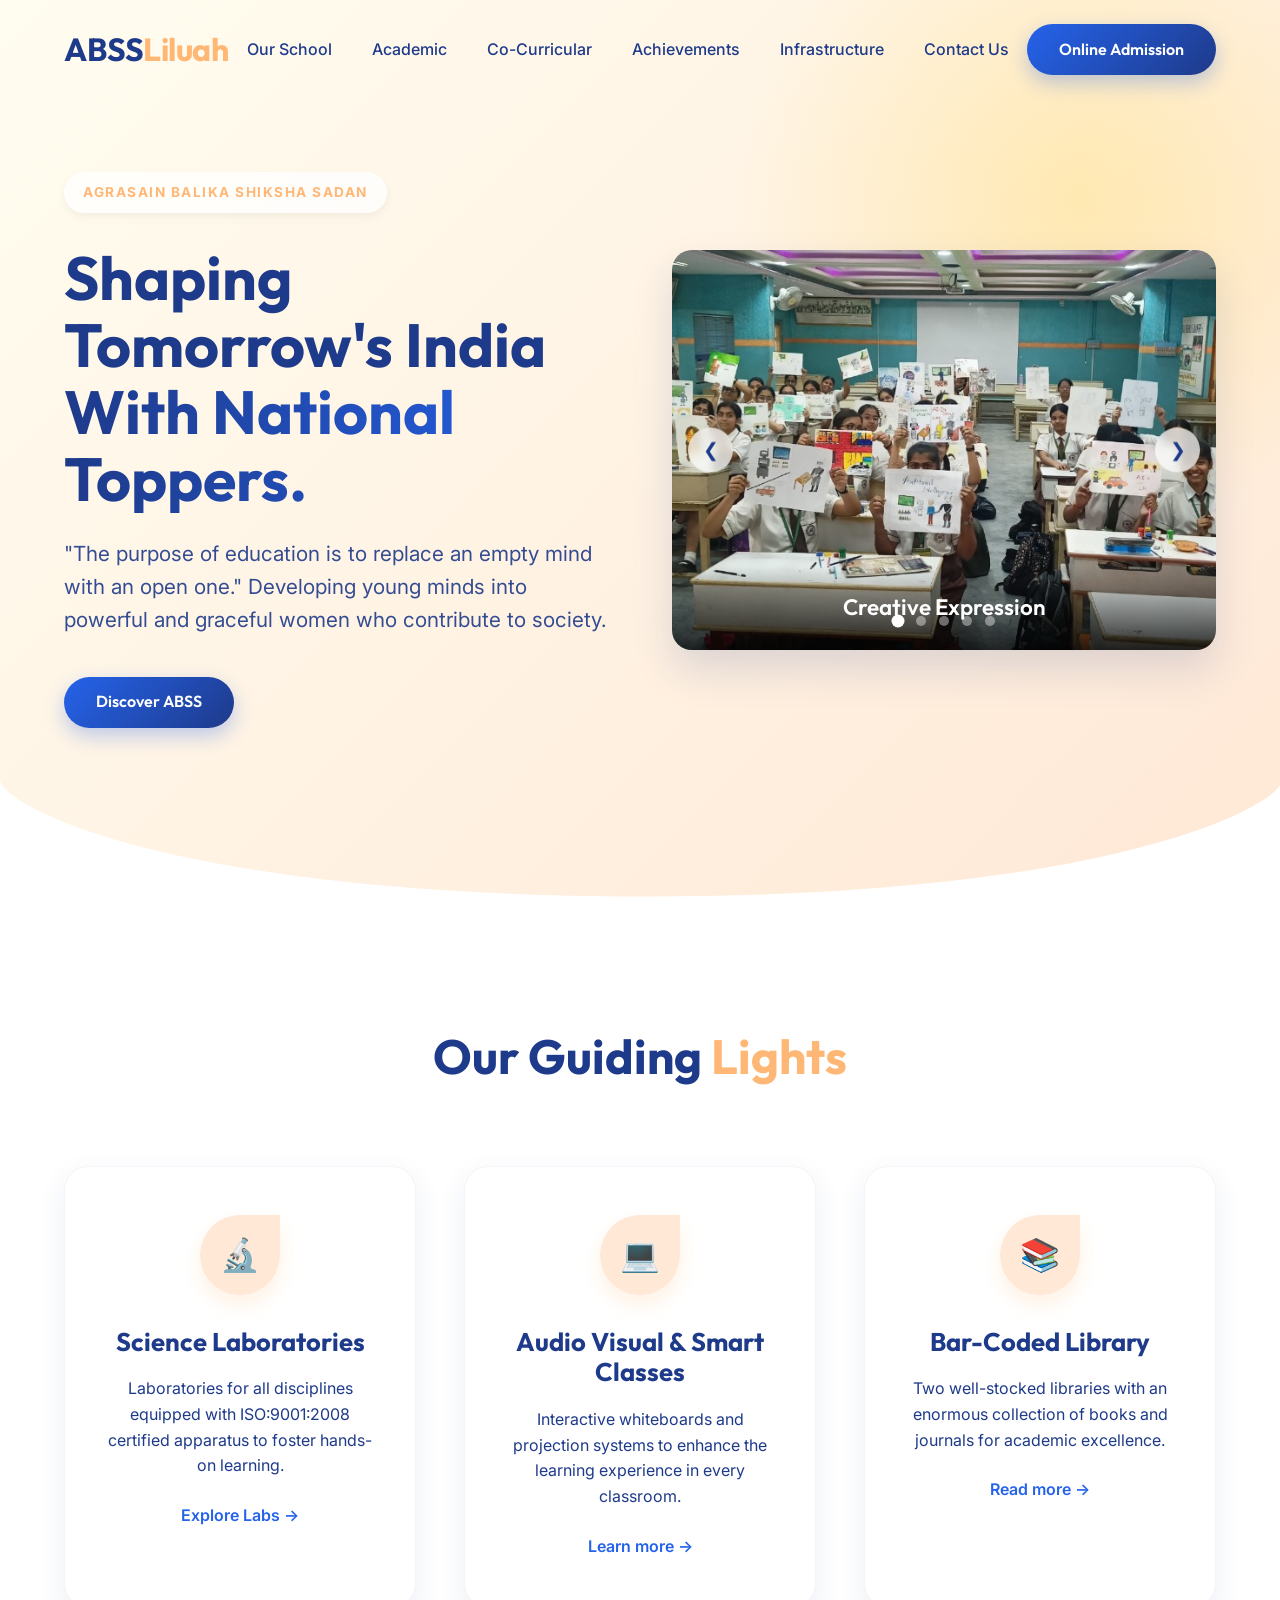
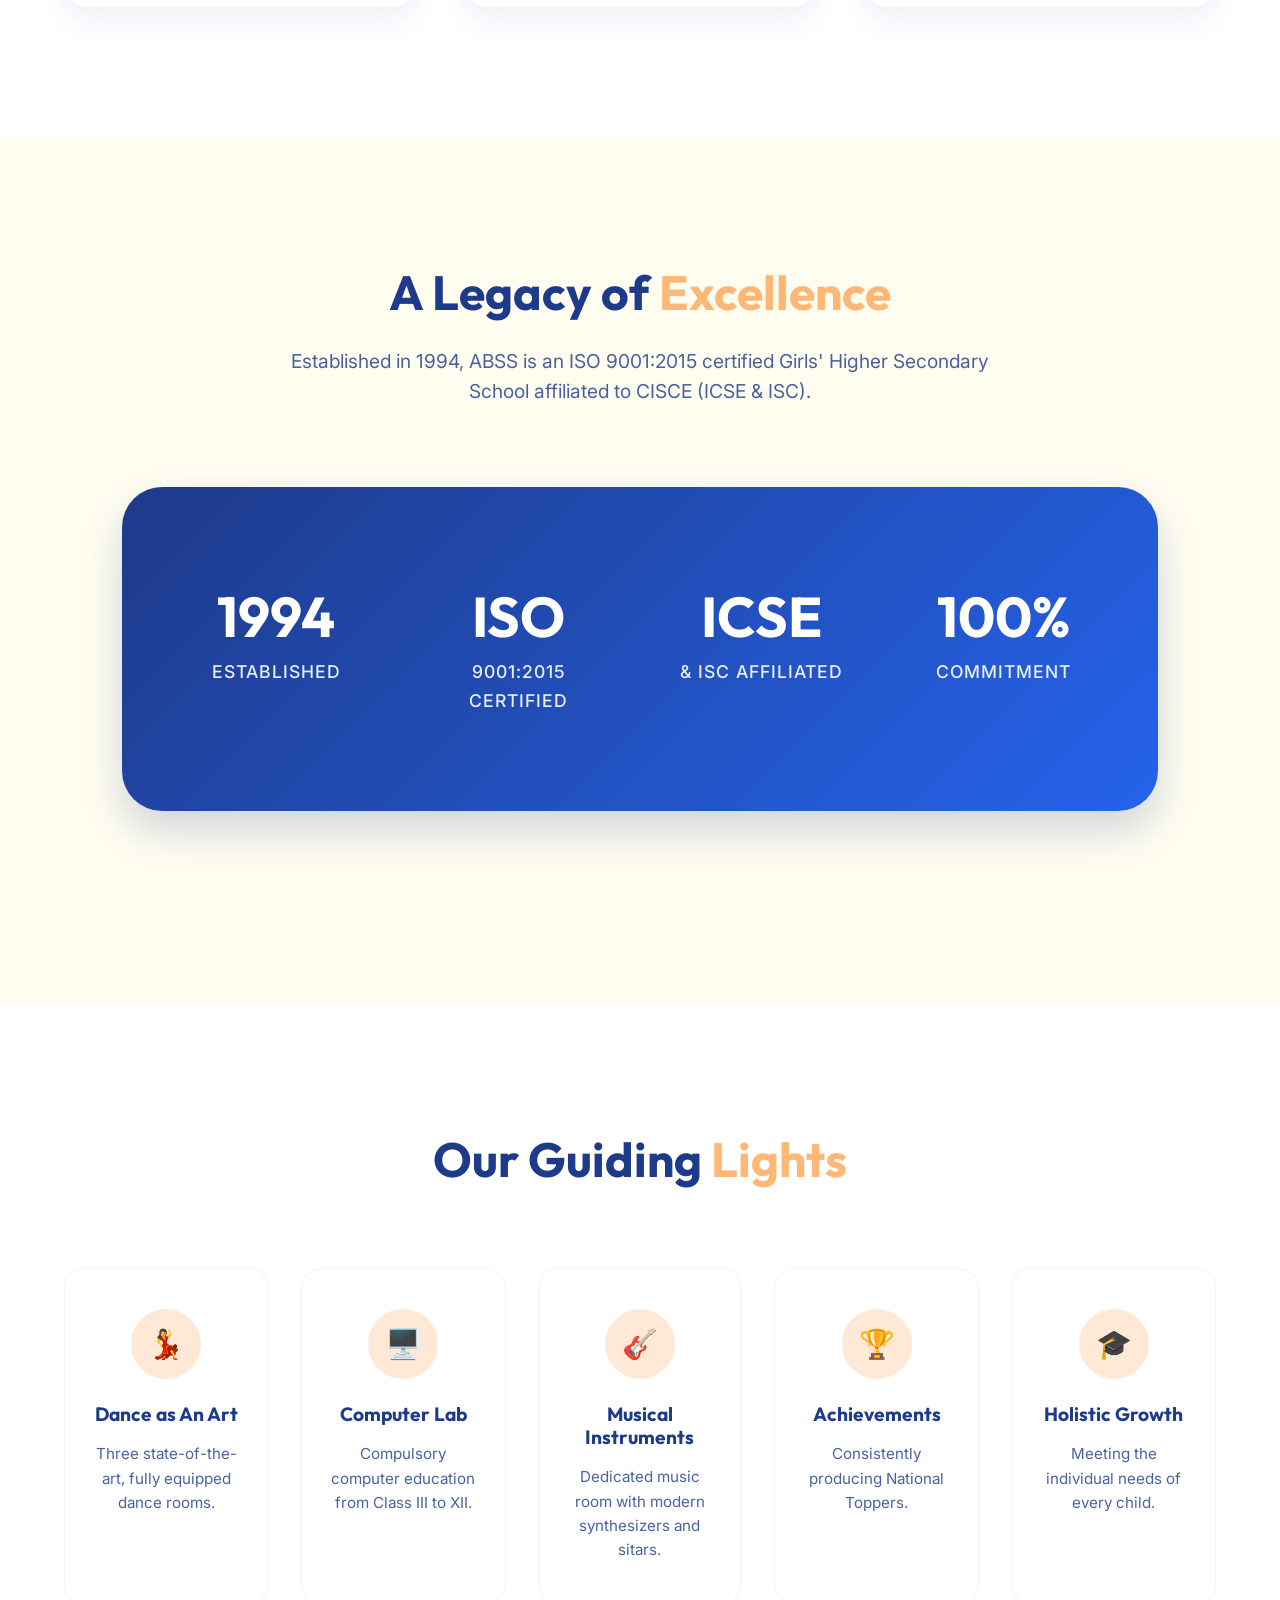
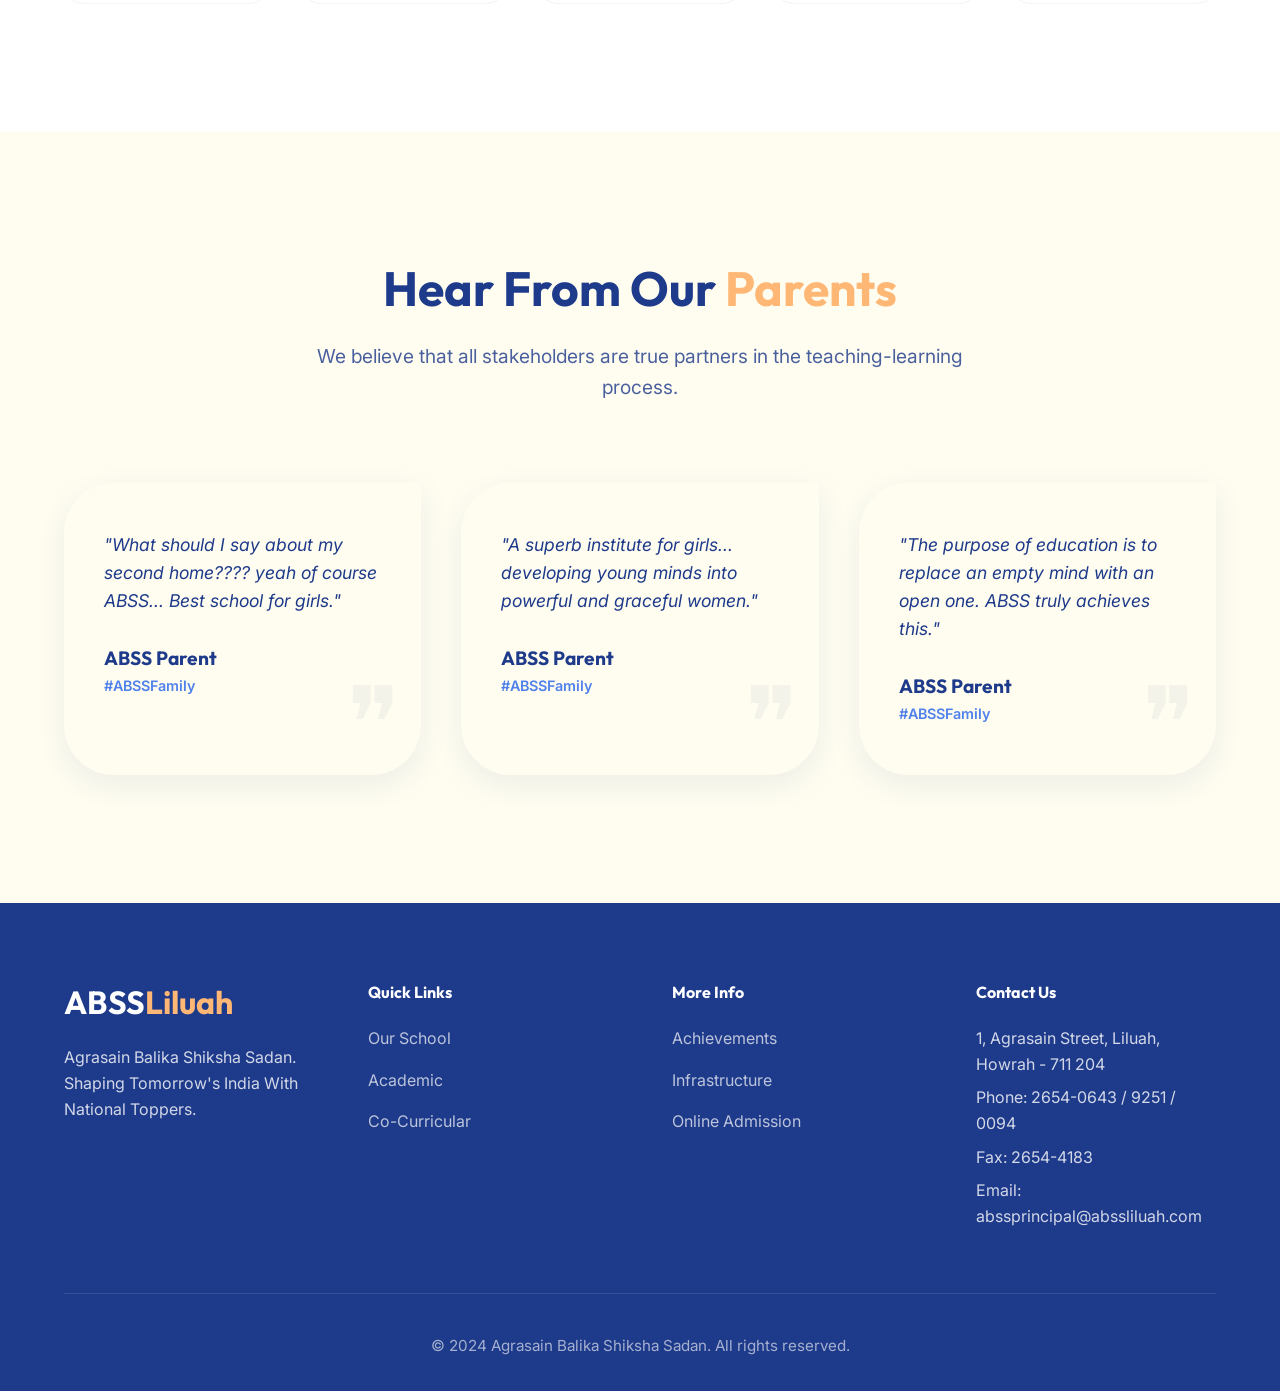
<file: index.html>
<!DOCTYPE html>
<html lang="en">
<head>
    <meta charset="UTF-8">
    <meta name="viewport" content="width=device-width, initial-scale=1.0">
    <title>Agrasain Balika Shiksha Sadan - ABSS</title>
    <meta name="description" content="Agrasain Balika Shiksha Sadan (ABSS) is a modern, multipurpose Girls' Higher Secondary School affiliated to CISCE, dedicated to holistic development and academic excellence.">
    <link rel="stylesheet" href="css/style.css">
    <script src="js/script.js" defer></script>
</head>
<body>

    <!-- Header -->
    <header id="header">
        <div class="logo">
            <a href="index.html">
                <h1>ABSS<span>Liluah</span></h1>
            </a>
        </div>
        <nav>
            <ul>
                <li><a href="about.html">Our School</a></li>
                <li><a href="academics.html">Academic</a></li>
                <li><a href="co-curricular.html">Co-Curricular</a></li>
                <li><a href="achievements.html">Achievements</a></li>
                <li><a href="infrastructure.html">Infrastructure</a></li>
                <li><a href="contact.html">Contact Us</a></li>
            </ul>
        </nav>
        <div class="header-action">
            <a href="admission.html" class="btn btn-primary">Online Admission</a>
        </div>
    </header>

    <!-- Hero Section -->
    <section class="hero">
        <div class="hero-bg-shape"></div>
        <div class="hero-container">
            <div class="hero-content">
                <span class="badge">Agrasain Balika Shiksha Sadan</span>
                <h2 style="font-size: 3.8rem;">Shaping Tomorrow's India <br><span>With National Toppers.</span></h2>
                <p>"The purpose of education is to replace an empty mind with an open one." Developing young minds into powerful and graceful women who contribute to society.</p>
                <a href="about.html" class="btn btn-primary">Discover ABSS</a>
            </div>
            
            <!-- Hero Slider -->
            <div class="hero-slider">
                <div class="slider-wrapper">
                    <div class="slide active">
                        <img src="images/media__1781443532027.jpg" alt="Creative Expression">
                        <div class="slide-caption">Creative Expression</div>
                    </div>
                    <div class="slide">
                        <img src="images/media__1781443554826.jpg" alt="School Events">
                        <div class="slide-caption">School Events</div>
                    </div>
                    <div class="slide">
                        <img src="images/media__1781443554831.jpg" alt="Our Staff">
                        <div class="slide-caption">Our Staff</div>
                    </div>
                    <div class="slide">
                        <img src="images/media__1781443554862.jpg" alt="Republic Day">
                        <div class="slide-caption">Republic Day</div>
                    </div>
                    <div class="slide">
                        <img src="images/media__1781443554926.jpg" alt="Campus Life">
                        <div class="slide-caption">Campus Life</div>
                    </div>
                </div>
                <div class="slider-nav">
                    <button class="slider-btn prev" aria-label="Previous Slide">&#10094;</button>
                    <button class="slider-btn next" aria-label="Next Slide">&#10095;</button>
                </div>
                <div class="slider-dots">
                    <span class="dot active" data-slide="0"></span>
                    <span class="dot" data-slide="1"></span>
                    <span class="dot" data-slide="2"></span>
                    <span class="dot" data-slide="3"></span>
                    <span class="dot" data-slide="4"></span>
                </div>
            </div>
        </div>
        <!-- Shape Divider Bottom -->
        <div class="shape-divider">
            <svg xmlns="http://www.w3.org/2000/svg" viewBox="0 0 1000 100" preserveAspectRatio="none">
                <path class="shape-fill" d="M500,97C126.7,96.3,0.8,19.8,0,0v100l1000,0V1C1000,19.4,873.3,97.8,500,97z"/>
            </svg>
        </div>
    </section>

    <!-- Features Section -->
    <section class="section">
         <div class="section-header">
            <h2 class="section-title">Our Guiding <span>Lights</span></h2>
        </div>
        <div class="grid-3">
            <div class="card">
                <div class="card-content">
                    <div class="card-icon">🔬</div>
                    <h3>Science Laboratories</h3>
                    <p>Laboratories for all disciplines equipped with ISO:9001:2008 certified apparatus to foster hands-on learning.</p>
                    <a href="infrastructure.html" style="margin-top: 1.5rem; display: inline-block; font-weight: 600;">Explore Labs &rarr;</a>
                </div>
            </div>
            <div class="card">
                <div class="card-content">
                    <div class="card-icon">💻</div>
                    <h3>Audio Visual & Smart Classes</h3>
                    <p>Interactive whiteboards and projection systems to enhance the learning experience in every classroom.</p>
                    <a href="academics.html" style="margin-top: 1.5rem; display: inline-block; font-weight: 600;">Learn more &rarr;</a>
                </div>
            </div>
            <div class="card">
                <div class="card-content">
                    <div class="card-icon">📚</div>
                    <h3>Bar-Coded Library</h3>
                    <p>Two well-stocked libraries with an enormous collection of books and journals for academic excellence.</p>
                    <a href="infrastructure.html" style="margin-top: 1.5rem; display: inline-block; font-weight: 600;">Read more &rarr;</a>
                </div>
            </div>
        </div>
    </section>

    <!-- About / Stats Section -->
    <section class="section alternate">
        <div class="section-header">
            <h2 class="section-title">A Legacy of <span>Excellence</span></h2>
            <p style="font-size: 1.2rem; opacity: 0.8;">Established in 1994, ABSS is an ISO 9001:2015 certified Girls' Higher Secondary School affiliated to CISCE (ICSE & ISC).</p>
        </div>

        <div class="stats">
            <div class="stat-item">
                <h3>1994</h3>
                <p>Established</p>
            </div>
            <div class="stat-item">
                <h3>ISO</h3>
                <p>9001:2015 Certified</p>
            </div>
            <div class="stat-item">
                <h3>ICSE</h3>
                <p>& ISC Affiliated</p>
            </div>
            <div class="stat-item">
                <h3>100%</h3>
                <p>Commitment</p>
            </div>
        </div>
    </section>

    <!-- Pillars Section -->
    <section class="section">
        <div class="section-header">
            <h2 class="section-title">Our Guiding <span>Lights</span></h2>
        </div>
        <div class="pillars">
            <div class="pillar-item">
                <div class="pillar-icon">💃</div>
                <h4>Dance as An Art</h4>
                <p style="font-size: 0.95rem; opacity: 0.8;">Three state-of-the-art, fully equipped dance rooms.</p>
            </div>
            <div class="pillar-item">
                <div class="pillar-icon">🖥️</div>
                <h4>Computer Lab</h4>
                <p style="font-size: 0.95rem; opacity: 0.8;">Compulsory computer education from Class III to XII.</p>
            </div>
            <div class="pillar-item">
                <div class="pillar-icon">🎸</div>
                <h4>Musical Instruments</h4>
                <p style="font-size: 0.95rem; opacity: 0.8;">Dedicated music room with modern synthesizers and sitars.</p>
            </div>
            <div class="pillar-item">
                <div class="pillar-icon">🏆</div>
                <h4>Achievements</h4>
                <p style="font-size: 0.95rem; opacity: 0.8;">Consistently producing National Toppers.</p>
            </div>
            <div class="pillar-item">
                <div class="pillar-icon">🎓</div>
                <h4>Holistic Growth</h4>
                <p style="font-size: 0.95rem; opacity: 0.8;">Meeting the individual needs of every child.</p>
            </div>
        </div>
    </section>

    <!-- Testimonials Section -->
    <section class="section alternate">
        <div class="section-header">
            <h2 class="section-title">Hear From Our <span>Parents</span></h2>
            <p style="font-size: 1.2rem; opacity: 0.8;">We believe that all stakeholders are true partners in the teaching-learning process.</p>
        </div>
        <div class="testimonials">
            <div class="testimonial-card">
                <p class="testimonial-text">"What should I say about my second home???? yeah of course ABSS... Best school for girls."</p>
                <div class="testimonial-author">
                    <h4>ABSS Parent</h4>
                    <span>#ABSSFamily</span>
                </div>
            </div>
            <div class="testimonial-card">
                <p class="testimonial-text">"A superb institute for girls... developing young minds into powerful and graceful women."</p>
                <div class="testimonial-author">
                    <h4>ABSS Parent</h4>
                    <span>#ABSSFamily</span>
                </div>
            </div>
            <div class="testimonial-card">
                <p class="testimonial-text">"The purpose of education is to replace an empty mind with an open one. ABSS truly achieves this."</p>
                <div class="testimonial-author">
                    <h4>ABSS Parent</h4>
                    <span>#ABSSFamily</span>
                </div>
            </div>
        </div>
    </section>

    <!-- Footer -->
    <footer>
        <div class="footer-grid">
            <div class="footer-col">
                <h3 style="font-size: 2rem;">ABSS<span style="color: var(--color-orange-accent);">Liluah</span></h3>
                <p style="opacity: 0.8; margin-top: 1rem;">Agrasain Balika Shiksha Sadan.<br>Shaping Tomorrow's India With National Toppers.</p>
            </div>
            <div class="footer-col">
                <h4>Quick Links</h4>
                <ul>
                    <li><a href="about.html">Our School</a></li>
                    <li><a href="academics.html">Academic</a></li>
                    <li><a href="co-curricular.html">Co-Curricular</a></li>
                </ul>
            </div>
            <div class="footer-col">
                <h4>More Info</h4>
                <ul>
                    <li><a href="achievements.html">Achievements</a></li>
                    <li><a href="infrastructure.html">Infrastructure</a></li>
                    <li><a href="admission.html">Online Admission</a></li>
                </ul>
            </div>
            <div class="footer-col">
                <h4>Contact Us</h4>
                <p style="opacity: 0.8; margin-bottom: 0.5rem;">1, Agrasain Street, Liluah, Howrah - 711 204</p>
                <p style="opacity: 0.8; margin-bottom: 0.5rem;">Phone: 2654-0643 / 9251 / 0094</p>
                <p style="opacity: 0.8; margin-bottom: 0.5rem;">Fax: 2654-4183</p>
                <p style="opacity: 0.8;">Email: abssprincipal@abssliluah.com</p>
            </div>
        </div>
        <div class="footer-bottom">
            <p>&copy; 2024 Agrasain Balika Shiksha Sadan. All rights reserved.</p>
        </div>
    </footer>

</body>
</html>
</file>
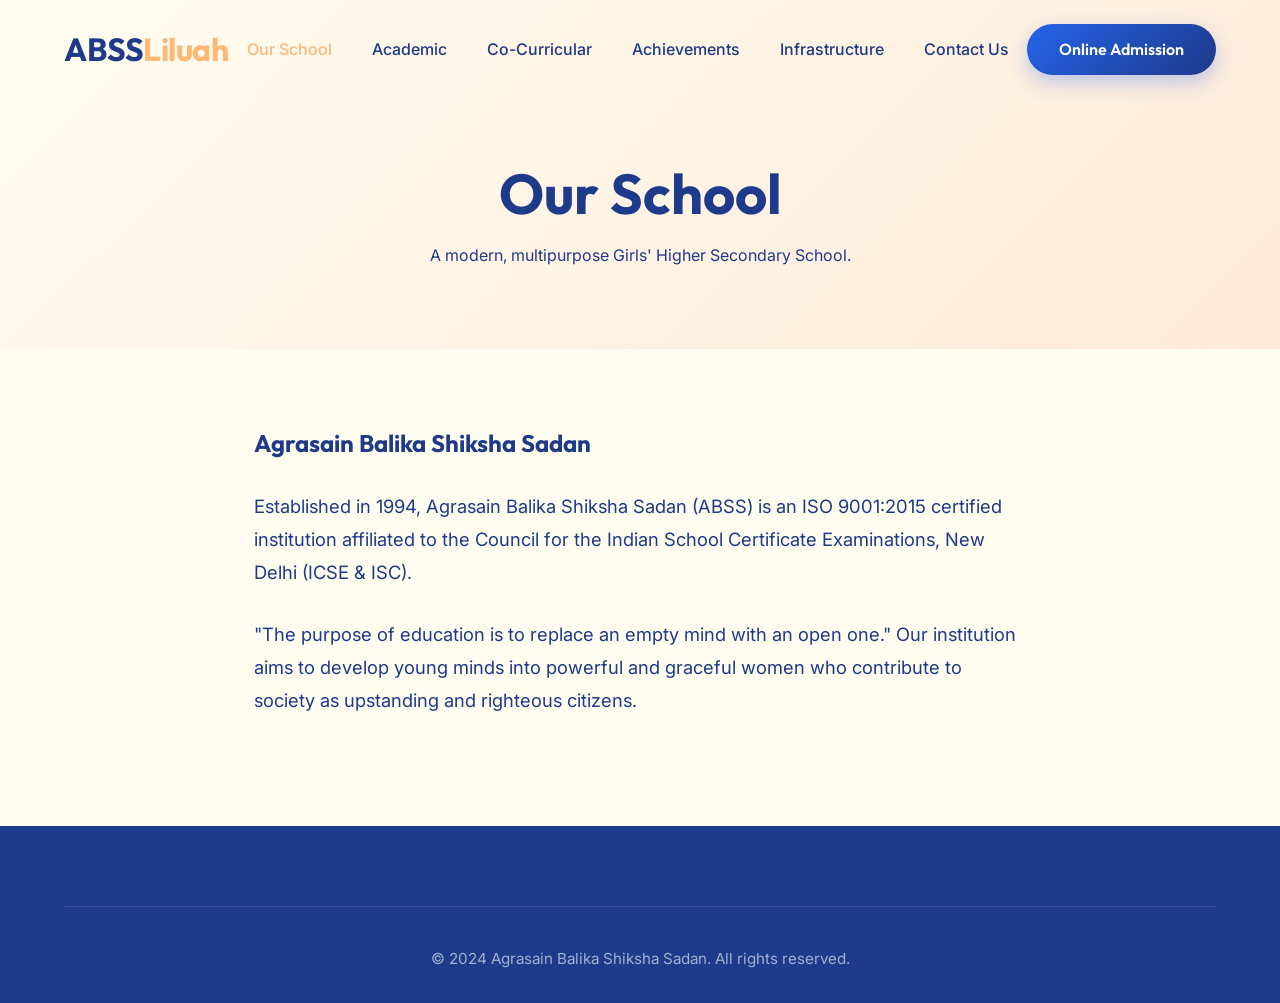
<file: about.html>
<!DOCTYPE html>
<html lang="en">
<head>
    <meta charset="UTF-8">
    <meta name="viewport" content="width=device-width, initial-scale=1.0">
    <title>Our School - ABSS</title>
    <link rel="stylesheet" href="css/style.css">
    <script src="js/script.js" defer></script>
</head>
<body>
    <header id="header">
        <div class="logo"><a href="index.html"><h1>ABSS<span>Liluah</span></h1></a></div>
        <nav>
            <ul>
                <li><a href="about.html" style="color: var(--color-orange-accent);">Our School</a></li>
                <li><a href="academics.html">Academic</a></li>
                <li><a href="co-curricular.html">Co-Curricular</a></li>
                <li><a href="achievements.html">Achievements</a></li>
                <li><a href="infrastructure.html">Infrastructure</a></li>
                <li><a href="contact.html">Contact Us</a></li>
            </ul>
        </nav>
        <div class="header-action"><a href="admission.html" class="btn btn-primary">Online Admission</a></div>
    </header>

    <div class="page-hero">
        <h1>Our School</h1>
        <p>A modern, multipurpose Girls' Higher Secondary School.</p>
    </div>

    <section class="content-section">
        <h2 style="margin-bottom: 2rem;">Agrasain Balika Shiksha Sadan</h2>
        <p>Established in 1994, Agrasain Balika Shiksha Sadan (ABSS) is an ISO 9001:2015 certified institution affiliated to the Council for the Indian School Certificate Examinations, New Delhi (ICSE & ISC).</p>
        <p>"The purpose of education is to replace an empty mind with an open one." Our institution aims to develop young minds into powerful and graceful women who contribute to society as upstanding and righteous citizens.</p>
    </section>

    <footer>
        <div class="footer-bottom"><p>&copy; 2024 Agrasain Balika Shiksha Sadan. All rights reserved.</p></div>
    </footer>
</body>
</html>
</file>
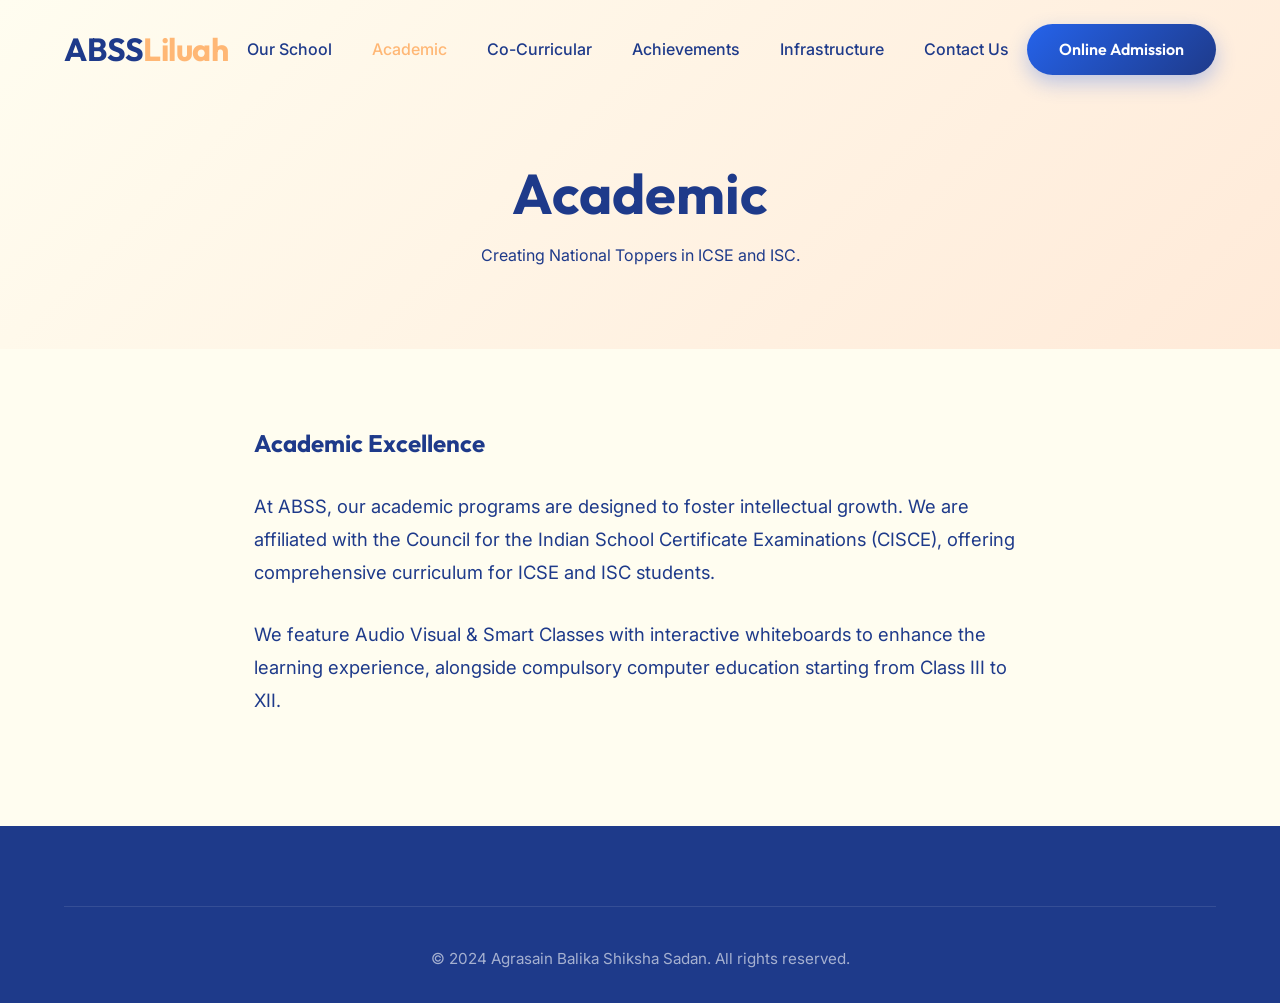
<file: academics.html>
<!DOCTYPE html>
<html lang="en">
<head>
    <meta charset="UTF-8">
    <meta name="viewport" content="width=device-width, initial-scale=1.0">
    <title>Academic - ABSS</title>
    <link rel="stylesheet" href="css/style.css">
    <script src="js/script.js" defer></script>
</head>
<body>
    <header id="header">
        <div class="logo"><a href="index.html"><h1>ABSS<span>Liluah</span></h1></a></div>
        <nav>
            <ul>
                <li><a href="about.html">Our School</a></li>
                <li><a href="academics.html" style="color: var(--color-orange-accent);">Academic</a></li>
                <li><a href="co-curricular.html">Co-Curricular</a></li>
                <li><a href="achievements.html">Achievements</a></li>
                <li><a href="infrastructure.html">Infrastructure</a></li>
                <li><a href="contact.html">Contact Us</a></li>
            </ul>
        </nav>
        <div class="header-action"><a href="admission.html" class="btn btn-primary">Online Admission</a></div>
    </header>

    <div class="page-hero">
        <h1>Academic</h1>
        <p>Creating National Toppers in ICSE and ISC.</p>
    </div>

    <section class="content-section">
        <h2 style="margin-bottom: 2rem;">Academic Excellence</h2>
        <p>At ABSS, our academic programs are designed to foster intellectual growth. We are affiliated with the Council for the Indian School Certificate Examinations (CISCE), offering comprehensive curriculum for ICSE and ISC students.</p>
        <p>We feature Audio Visual & Smart Classes with interactive whiteboards to enhance the learning experience, alongside compulsory computer education starting from Class III to XII.</p>
    </section>

    <footer>
        <div class="footer-bottom"><p>&copy; 2024 Agrasain Balika Shiksha Sadan. All rights reserved.</p></div>
    </footer>
</body>
</html>
</file>
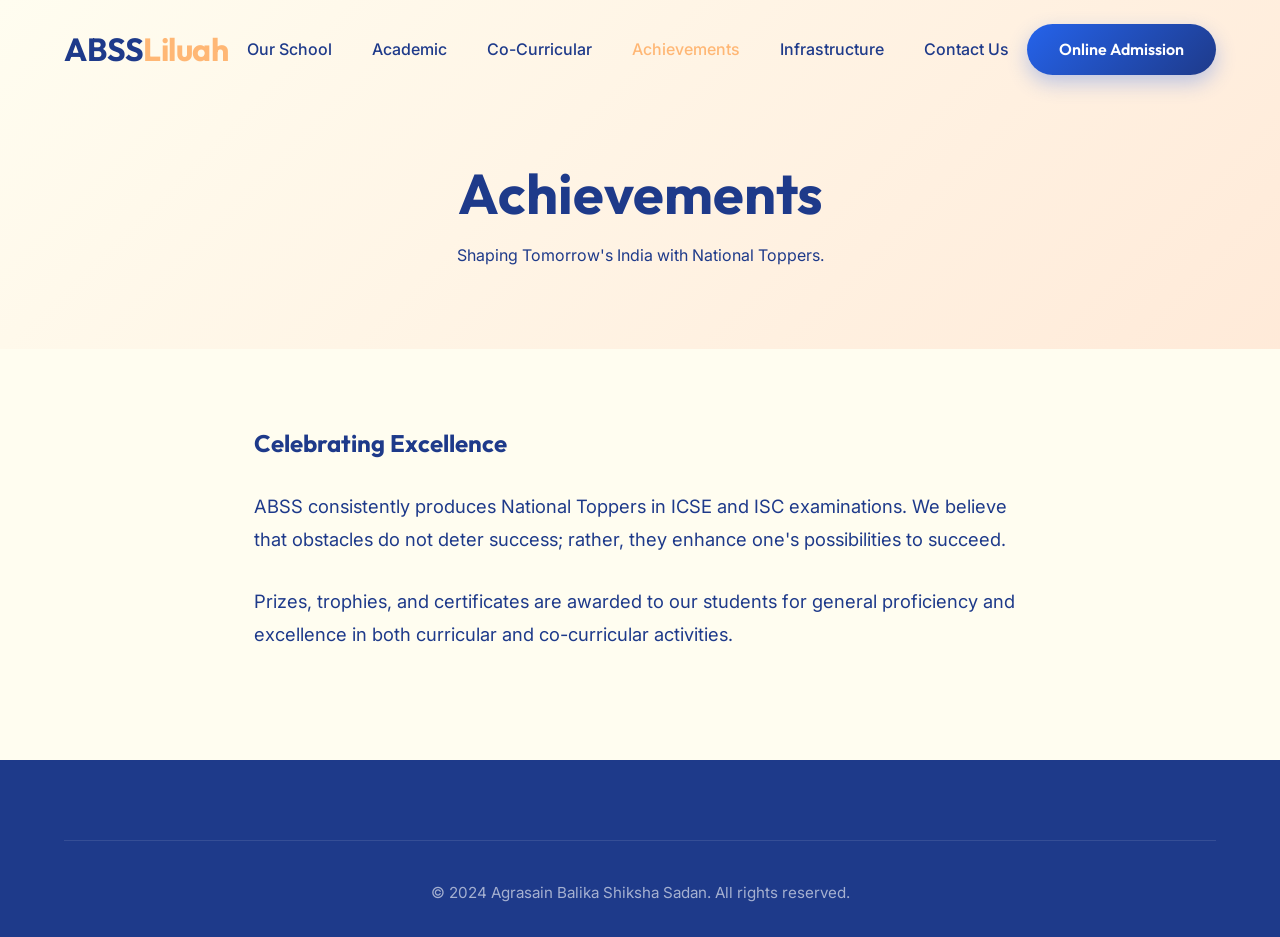
<file: achievements.html>
<!DOCTYPE html>
<html lang="en">
<head>
    <meta charset="UTF-8">
    <meta name="viewport" content="width=device-width, initial-scale=1.0">
    <title>Achievements - ABSS</title>
    <link rel="stylesheet" href="css/style.css">
    <script src="js/script.js" defer></script>
</head>
<body>
    <header id="header">
        <div class="logo"><a href="index.html"><h1>ABSS<span>Liluah</span></h1></a></div>
        <nav>
            <ul>
                <li><a href="about.html">Our School</a></li>
                <li><a href="academics.html">Academic</a></li>
                <li><a href="co-curricular.html">Co-Curricular</a></li>
                <li><a href="achievements.html" style="color: var(--color-orange-accent);">Achievements</a></li>
                <li><a href="infrastructure.html">Infrastructure</a></li>
                <li><a href="contact.html">Contact Us</a></li>
            </ul>
        </nav>
        <div class="header-action"><a href="admission.html" class="btn btn-primary">Online Admission</a></div>
    </header>

    <div class="page-hero">
        <h1>Achievements</h1>
        <p>Shaping Tomorrow's India with National Toppers.</p>
    </div>

    <section class="content-section">
        <h2 style="margin-bottom: 2rem;">Celebrating Excellence</h2>
        <p>ABSS consistently produces National Toppers in ICSE and ISC examinations. We believe that obstacles do not deter success; rather, they enhance one's possibilities to succeed.</p>
        <p>Prizes, trophies, and certificates are awarded to our students for general proficiency and excellence in both curricular and co-curricular activities.</p>
    </section>

    <footer>
        <div class="footer-bottom"><p>&copy; 2024 Agrasain Balika Shiksha Sadan. All rights reserved.</p></div>
    </footer>
</body>
</html>
</file>
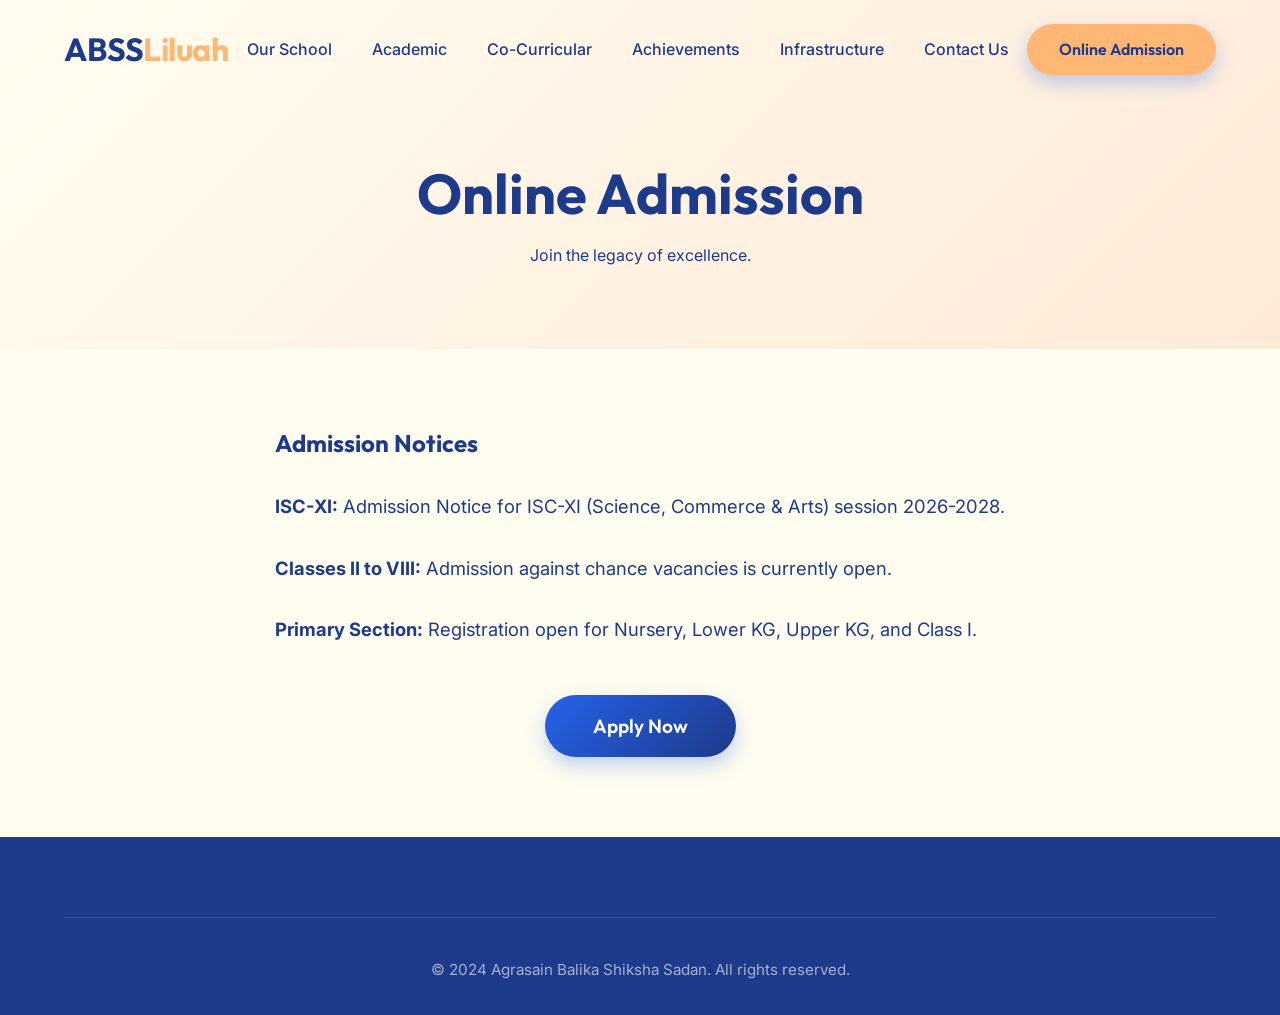
<file: admission.html>
<!DOCTYPE html>
<html lang="en">
<head>
    <meta charset="UTF-8">
    <meta name="viewport" content="width=device-width, initial-scale=1.0">
    <title>Online Admission - ABSS</title>
    <link rel="stylesheet" href="css/style.css">
    <script src="js/script.js" defer></script>
</head>
<body>
    <header id="header">
        <div class="logo"><a href="index.html"><h1>ABSS<span>Liluah</span></h1></a></div>
        <nav>
            <ul>
                <li><a href="about.html">Our School</a></li>
                <li><a href="academics.html">Academic</a></li>
                <li><a href="co-curricular.html">Co-Curricular</a></li>
                <li><a href="achievements.html">Achievements</a></li>
                <li><a href="infrastructure.html">Infrastructure</a></li>
                <li><a href="contact.html">Contact Us</a></li>
            </ul>
        </nav>
        <div class="header-action"><a href="admission.html" class="btn btn-primary" style="background: var(--color-orange-accent); color: var(--color-blue-dark);">Online Admission</a></div>
    </header>

    <div class="page-hero">
        <h1>Online Admission</h1>
        <p>Join the legacy of excellence.</p>
    </div>

    <section class="content-section">
        <h2 style="margin-bottom: 2rem;">Admission Notices</h2>
        <p><strong>ISC-XI:</strong> Admission Notice for ISC-XI (Science, Commerce & Arts) session 2026-2028.</p>
        <p><strong>Classes II to VIII:</strong> Admission against chance vacancies is currently open.</p>
        <p><strong>Primary Section:</strong> Registration open for Nursery, Lower KG, Upper KG, and Class I.</p>
        
        <div style="margin-top: 3rem; text-align: center;">
            <a href="#" class="btn btn-primary" style="padding: 1rem 3rem; font-size: 1.2rem;">Apply Now</a>
        </div>
    </section>

    <footer>
        <div class="footer-bottom"><p>&copy; 2024 Agrasain Balika Shiksha Sadan. All rights reserved.</p></div>
    </footer>
</body>
</html>
</file>
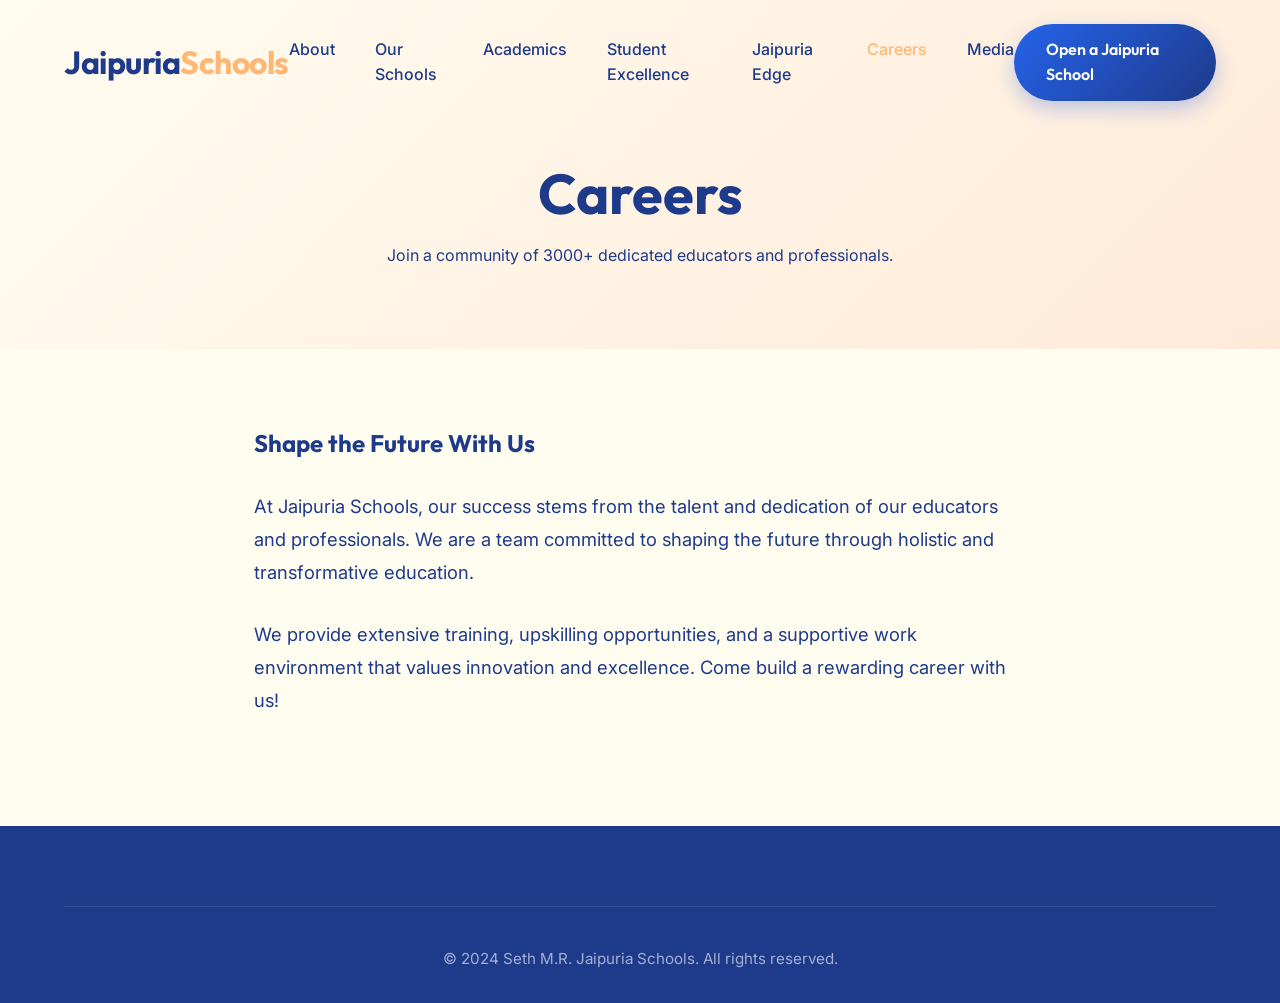
<file: careers.html>
<!DOCTYPE html>
<html lang="en">
<head>
    <meta charset="UTF-8">
    <meta name="viewport" content="width=device-width, initial-scale=1.0">
    <title>Careers - Jaipuria Schools</title>
    <link rel="stylesheet" href="css/style.css">
    <script src="js/script.js" defer></script>
</head>
<body>
    <header id="header">
        <div class="logo"><a href="index.html"><h1>Jaipuria<span>Schools</span></h1></a></div>
        <nav>
            <ul>
                <li><a href="about.html">About</a></li>
                <li><a href="schools.html">Our Schools</a></li>
                <li><a href="academics.html">Academics</a></li>
                <li><a href="student-excellence.html">Student Excellence</a></li>
                <li><a href="jaipuria-edge.html">Jaipuria Edge</a></li>
                <li><a href="careers.html" style="color: var(--color-orange-accent);">Careers</a></li>
                <li><a href="media.html">Media</a></li>
            </ul>
        </nav>
        <div class="header-action"><a href="open-school.html" class="btn btn-primary">Open a Jaipuria School</a></div>
    </header>

    <div class="page-hero">
        <h1>Careers</h1>
        <p>Join a community of 3000+ dedicated educators and professionals.</p>
    </div>

    <section class="content-section">
        <h2 style="margin-bottom: 2rem;">Shape the Future With Us</h2>
        <p>At Jaipuria Schools, our success stems from the talent and dedication of our educators and professionals. We are a team committed to shaping the future through holistic and transformative education.</p>
        <p>We provide extensive training, upskilling opportunities, and a supportive work environment that values innovation and excellence. Come build a rewarding career with us!</p>
    </section>

    <footer>
        <div class="footer-bottom"><p>&copy; 2024 Seth M.R. Jaipuria Schools. All rights reserved.</p></div>
    </footer>
</body>
</html>
</file>
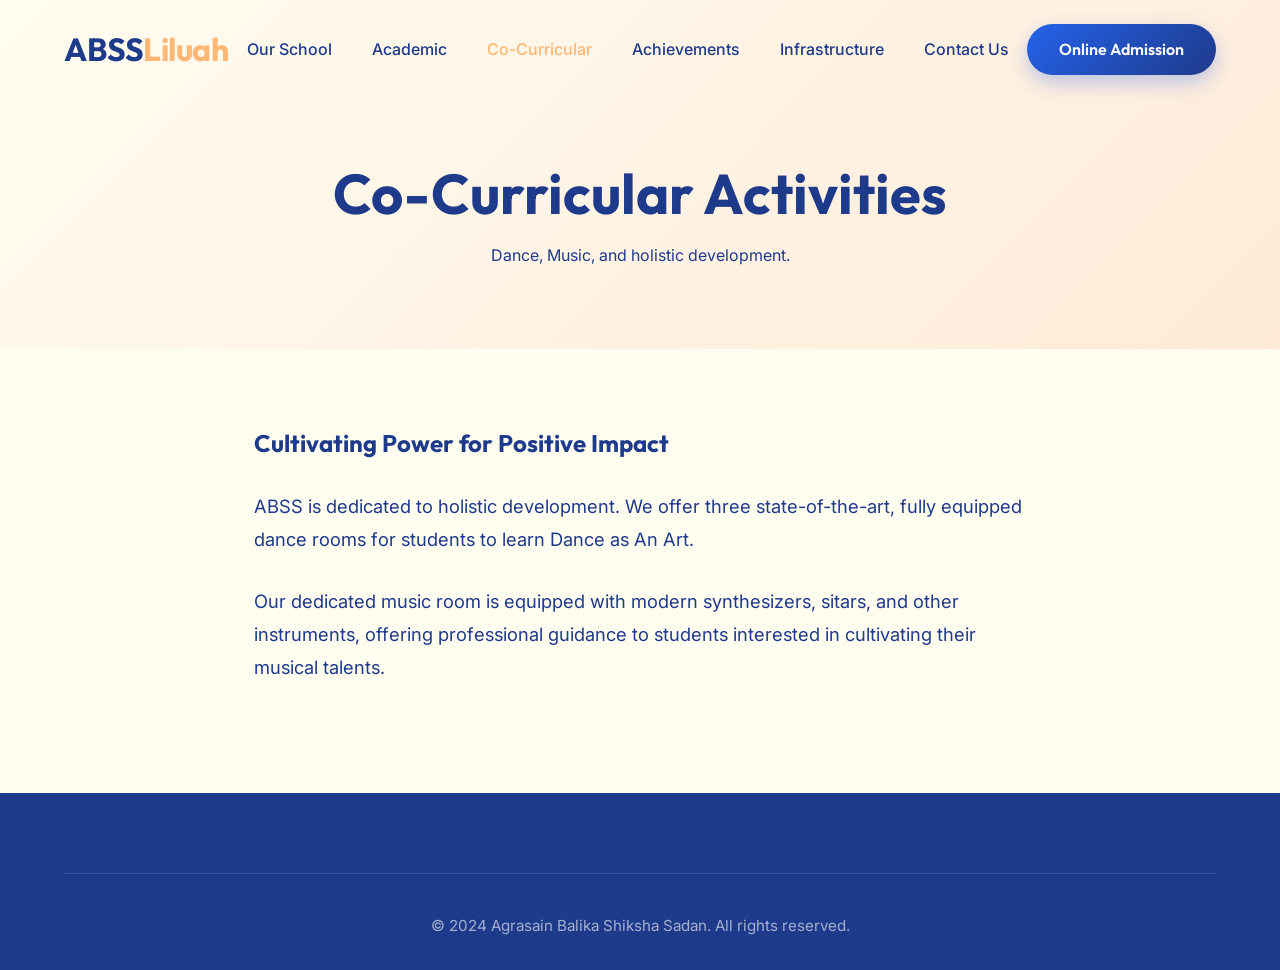
<file: co-curricular.html>
<!DOCTYPE html>
<html lang="en">
<head>
    <meta charset="UTF-8">
    <meta name="viewport" content="width=device-width, initial-scale=1.0">
    <title>Co-Curricular - ABSS</title>
    <link rel="stylesheet" href="css/style.css">
    <script src="js/script.js" defer></script>
</head>
<body>
    <header id="header">
        <div class="logo"><a href="index.html"><h1>ABSS<span>Liluah</span></h1></a></div>
        <nav>
            <ul>
                <li><a href="about.html">Our School</a></li>
                <li><a href="academics.html">Academic</a></li>
                <li><a href="co-curricular.html" style="color: var(--color-orange-accent);">Co-Curricular</a></li>
                <li><a href="achievements.html">Achievements</a></li>
                <li><a href="infrastructure.html">Infrastructure</a></li>
                <li><a href="contact.html">Contact Us</a></li>
            </ul>
        </nav>
        <div class="header-action"><a href="admission.html" class="btn btn-primary">Online Admission</a></div>
    </header>

    <div class="page-hero">
        <h1>Co-Curricular Activities</h1>
        <p>Dance, Music, and holistic development.</p>
    </div>

    <section class="content-section">
        <h2 style="margin-bottom: 2rem;">Cultivating Power for Positive Impact</h2>
        <p>ABSS is dedicated to holistic development. We offer three state-of-the-art, fully equipped dance rooms for students to learn Dance as An Art.</p>
        <p>Our dedicated music room is equipped with modern synthesizers, sitars, and other instruments, offering professional guidance to students interested in cultivating their musical talents.</p>
    </section>

    <footer>
        <div class="footer-bottom"><p>&copy; 2024 Agrasain Balika Shiksha Sadan. All rights reserved.</p></div>
    </footer>
</body>
</html>
</file>
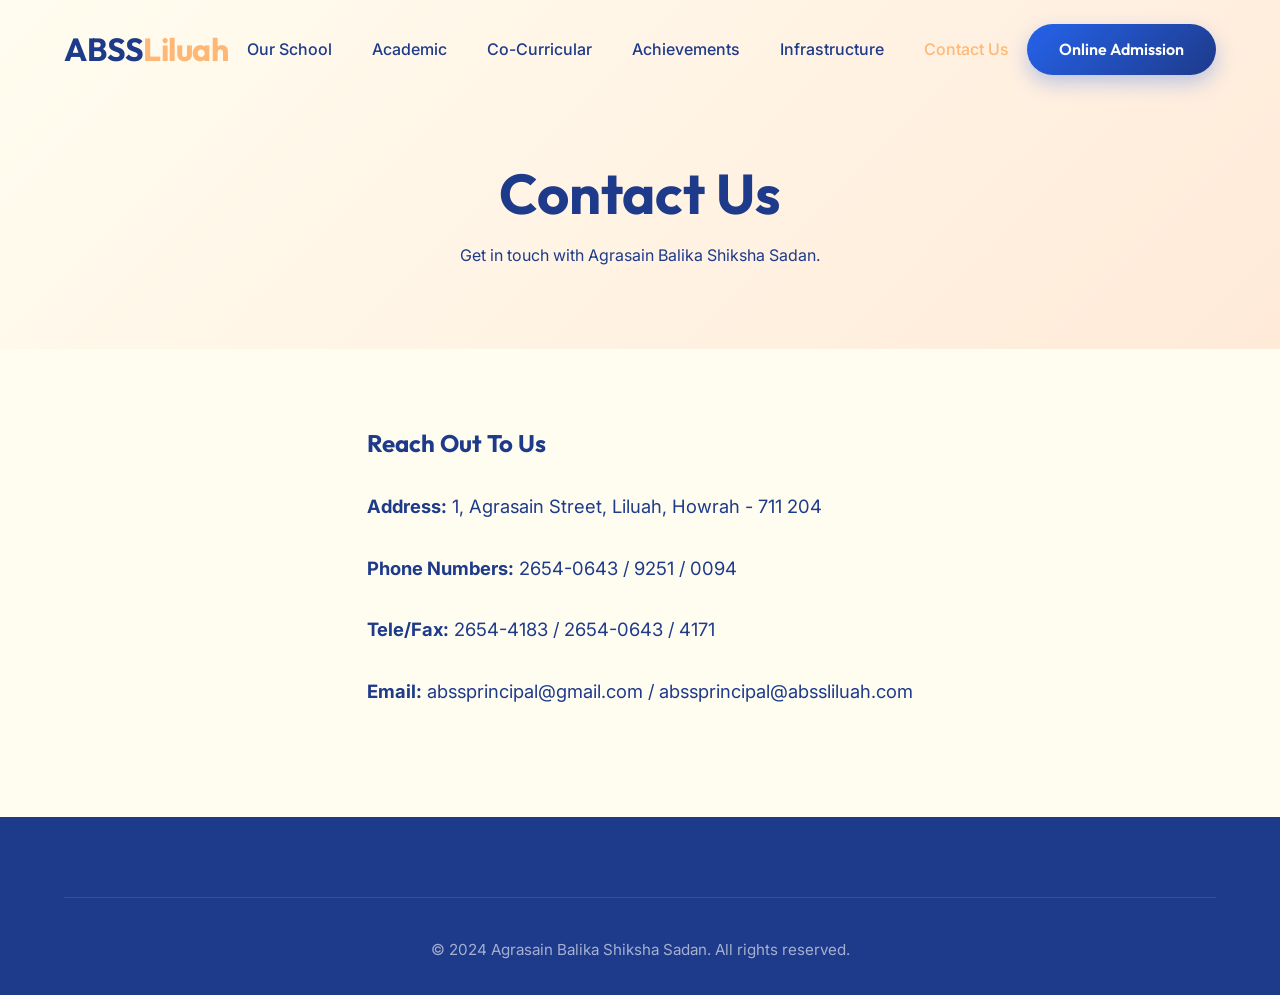
<file: contact.html>
<!DOCTYPE html>
<html lang="en">
<head>
    <meta charset="UTF-8">
    <meta name="viewport" content="width=device-width, initial-scale=1.0">
    <title>Contact Us - ABSS</title>
    <link rel="stylesheet" href="css/style.css">
    <script src="js/script.js" defer></script>
</head>
<body>
    <header id="header">
        <div class="logo"><a href="index.html"><h1>ABSS<span>Liluah</span></h1></a></div>
        <nav>
            <ul>
                <li><a href="about.html">Our School</a></li>
                <li><a href="academics.html">Academic</a></li>
                <li><a href="co-curricular.html">Co-Curricular</a></li>
                <li><a href="achievements.html">Achievements</a></li>
                <li><a href="infrastructure.html">Infrastructure</a></li>
                <li><a href="contact.html" style="color: var(--color-orange-accent);">Contact Us</a></li>
            </ul>
        </nav>
        <div class="header-action"><a href="admission.html" class="btn btn-primary">Online Admission</a></div>
    </header>

    <div class="page-hero">
        <h1>Contact Us</h1>
        <p>Get in touch with Agrasain Balika Shiksha Sadan.</p>
    </div>

    <section class="content-section">
        <h2 style="margin-bottom: 2rem;">Reach Out To Us</h2>
        <p><strong>Address:</strong> 1, Agrasain Street, Liluah, Howrah - 711 204</p>
        <p><strong>Phone Numbers:</strong> 2654-0643 / 9251 / 0094</p>
        <p><strong>Tele/Fax:</strong> 2654-4183 / 2654-0643 / 4171</p>
        <p><strong>Email:</strong> abssprincipal@gmail.com / abssprincipal@abssliluah.com</p>
    </section>

    <footer>
        <div class="footer-bottom"><p>&copy; 2024 Agrasain Balika Shiksha Sadan. All rights reserved.</p></div>
    </footer>
</body>
</html>
</file>
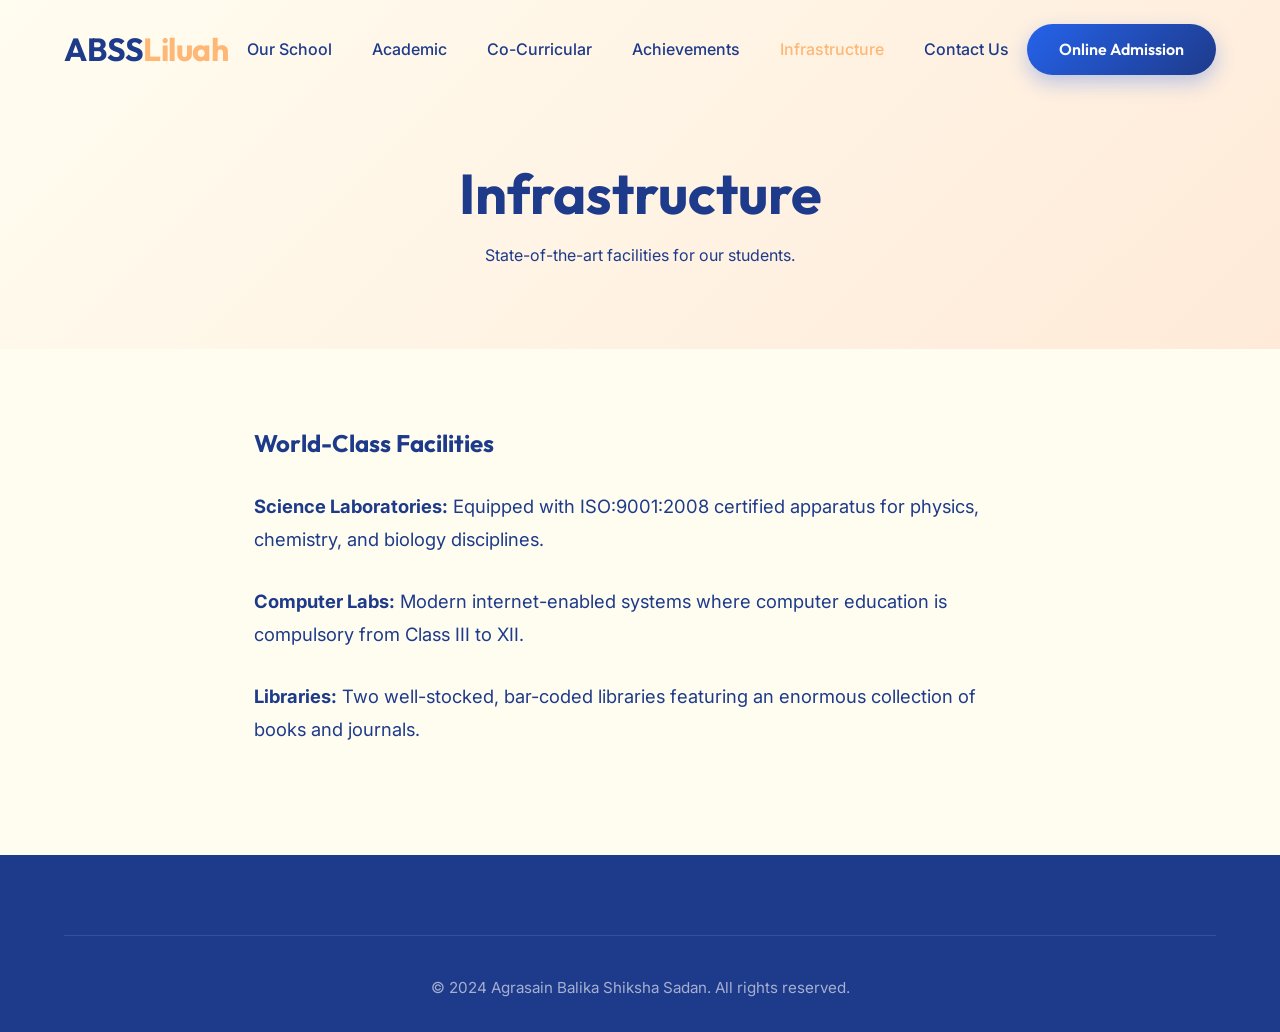
<file: infrastructure.html>
<!DOCTYPE html>
<html lang="en">
<head>
    <meta charset="UTF-8">
    <meta name="viewport" content="width=device-width, initial-scale=1.0">
    <title>Infrastructure - ABSS</title>
    <link rel="stylesheet" href="css/style.css">
    <script src="js/script.js" defer></script>
</head>
<body>
    <header id="header">
        <div class="logo"><a href="index.html"><h1>ABSS<span>Liluah</span></h1></a></div>
        <nav>
            <ul>
                <li><a href="about.html">Our School</a></li>
                <li><a href="academics.html">Academic</a></li>
                <li><a href="co-curricular.html">Co-Curricular</a></li>
                <li><a href="achievements.html">Achievements</a></li>
                <li><a href="infrastructure.html" style="color: var(--color-orange-accent);">Infrastructure</a></li>
                <li><a href="contact.html">Contact Us</a></li>
            </ul>
        </nav>
        <div class="header-action"><a href="admission.html" class="btn btn-primary">Online Admission</a></div>
    </header>

    <div class="page-hero">
        <h1>Infrastructure</h1>
        <p>State-of-the-art facilities for our students.</p>
    </div>

    <section class="content-section">
        <h2 style="margin-bottom: 2rem;">World-Class Facilities</h2>
        <p><strong>Science Laboratories:</strong> Equipped with ISO:9001:2008 certified apparatus for physics, chemistry, and biology disciplines.</p>
        <p><strong>Computer Labs:</strong> Modern internet-enabled systems where computer education is compulsory from Class III to XII.</p>
        <p><strong>Libraries:</strong> Two well-stocked, bar-coded libraries featuring an enormous collection of books and journals.</p>
    </section>

    <footer>
        <div class="footer-bottom"><p>&copy; 2024 Agrasain Balika Shiksha Sadan. All rights reserved.</p></div>
    </footer>
</body>
</html>
</file>
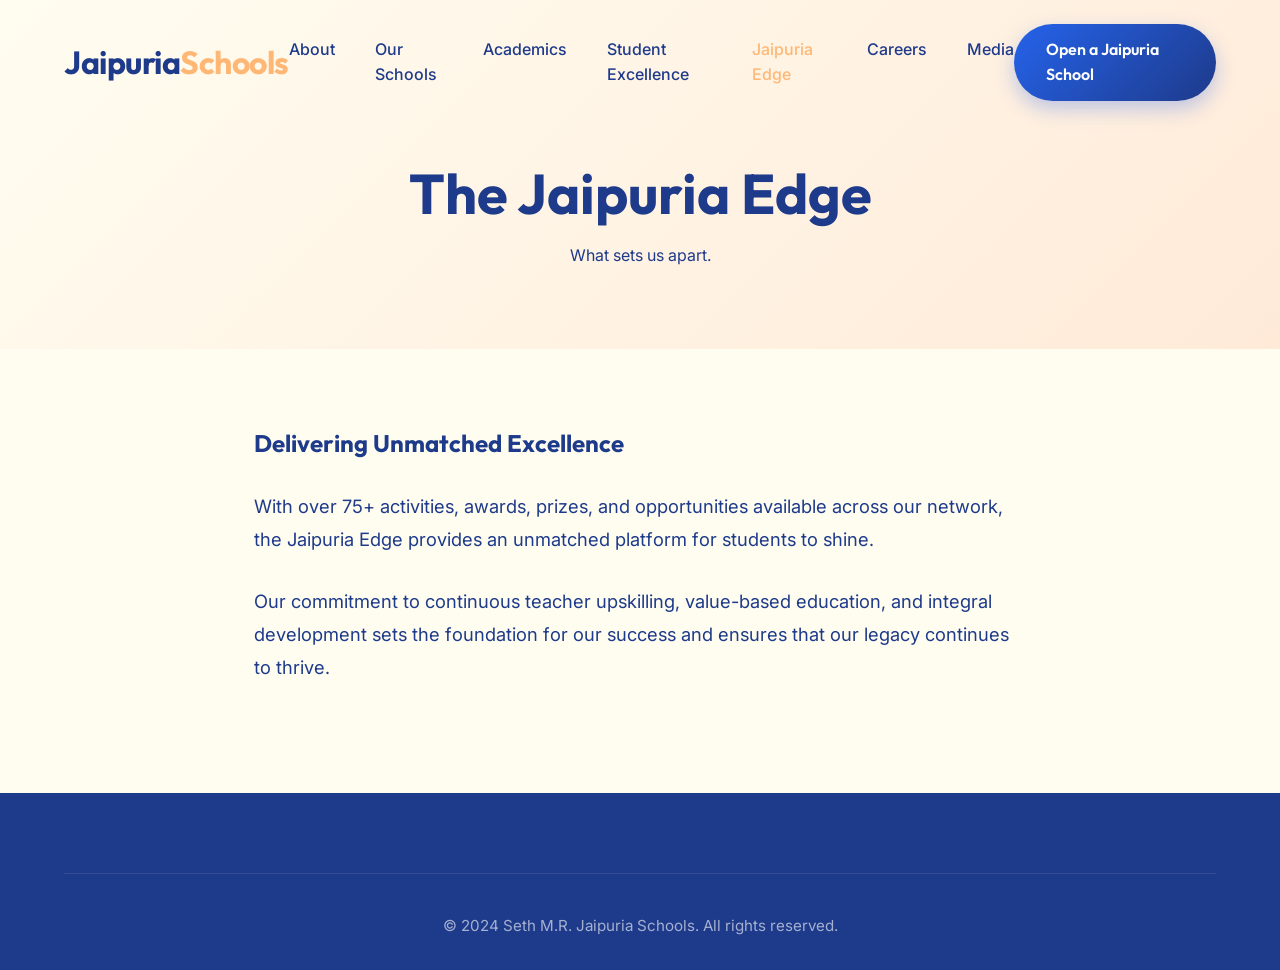
<file: jaipuria-edge.html>
<!DOCTYPE html>
<html lang="en">
<head>
    <meta charset="UTF-8">
    <meta name="viewport" content="width=device-width, initial-scale=1.0">
    <title>Jaipuria Edge - Jaipuria Schools</title>
    <link rel="stylesheet" href="css/style.css">
    <script src="js/script.js" defer></script>
</head>
<body>
    <header id="header">
        <div class="logo"><a href="index.html"><h1>Jaipuria<span>Schools</span></h1></a></div>
        <nav>
            <ul>
                <li><a href="about.html">About</a></li>
                <li><a href="schools.html">Our Schools</a></li>
                <li><a href="academics.html">Academics</a></li>
                <li><a href="student-excellence.html">Student Excellence</a></li>
                <li><a href="jaipuria-edge.html" style="color: var(--color-orange-accent);">Jaipuria Edge</a></li>
                <li><a href="careers.html">Careers</a></li>
                <li><a href="media.html">Media</a></li>
            </ul>
        </nav>
        <div class="header-action"><a href="open-school.html" class="btn btn-primary">Open a Jaipuria School</a></div>
    </header>

    <div class="page-hero">
        <h1>The Jaipuria Edge</h1>
        <p>What sets us apart.</p>
    </div>

    <section class="content-section">
        <h2 style="margin-bottom: 2rem;">Delivering Unmatched Excellence</h2>
        <p>With over 75+ activities, awards, prizes, and opportunities available across our network, the Jaipuria Edge provides an unmatched platform for students to shine.</p>
        <p>Our commitment to continuous teacher upskilling, value-based education, and integral development sets the foundation for our success and ensures that our legacy continues to thrive.</p>
    </section>

    <footer>
        <div class="footer-bottom"><p>&copy; 2024 Seth M.R. Jaipuria Schools. All rights reserved.</p></div>
    </footer>
</body>
</html>
</file>
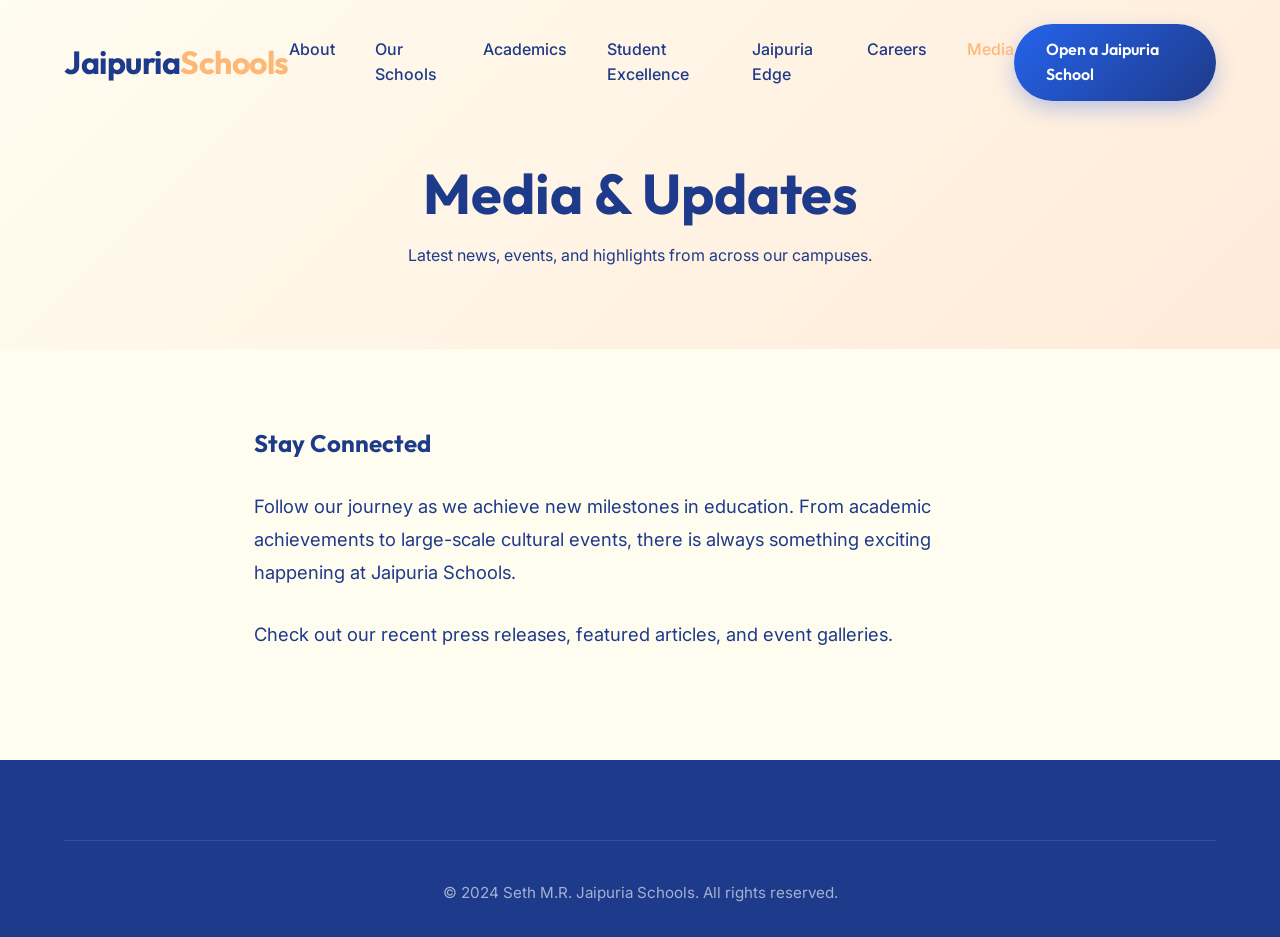
<file: media.html>
<!DOCTYPE html>
<html lang="en">
<head>
    <meta charset="UTF-8">
    <meta name="viewport" content="width=device-width, initial-scale=1.0">
    <title>Media - Jaipuria Schools</title>
    <link rel="stylesheet" href="css/style.css">
    <script src="js/script.js" defer></script>
</head>
<body>
    <header id="header">
        <div class="logo"><a href="index.html"><h1>Jaipuria<span>Schools</span></h1></a></div>
        <nav>
            <ul>
                <li><a href="about.html">About</a></li>
                <li><a href="schools.html">Our Schools</a></li>
                <li><a href="academics.html">Academics</a></li>
                <li><a href="student-excellence.html">Student Excellence</a></li>
                <li><a href="jaipuria-edge.html">Jaipuria Edge</a></li>
                <li><a href="careers.html">Careers</a></li>
                <li><a href="media.html" style="color: var(--color-orange-accent);">Media</a></li>
            </ul>
        </nav>
        <div class="header-action"><a href="open-school.html" class="btn btn-primary">Open a Jaipuria School</a></div>
    </header>

    <div class="page-hero">
        <h1>Media & Updates</h1>
        <p>Latest news, events, and highlights from across our campuses.</p>
    </div>

    <section class="content-section">
        <h2 style="margin-bottom: 2rem;">Stay Connected</h2>
        <p>Follow our journey as we achieve new milestones in education. From academic achievements to large-scale cultural events, there is always something exciting happening at Jaipuria Schools.</p>
        <p>Check out our recent press releases, featured articles, and event galleries.</p>
    </section>

    <footer>
        <div class="footer-bottom"><p>&copy; 2024 Seth M.R. Jaipuria Schools. All rights reserved.</p></div>
    </footer>
</body>
</html>
</file>
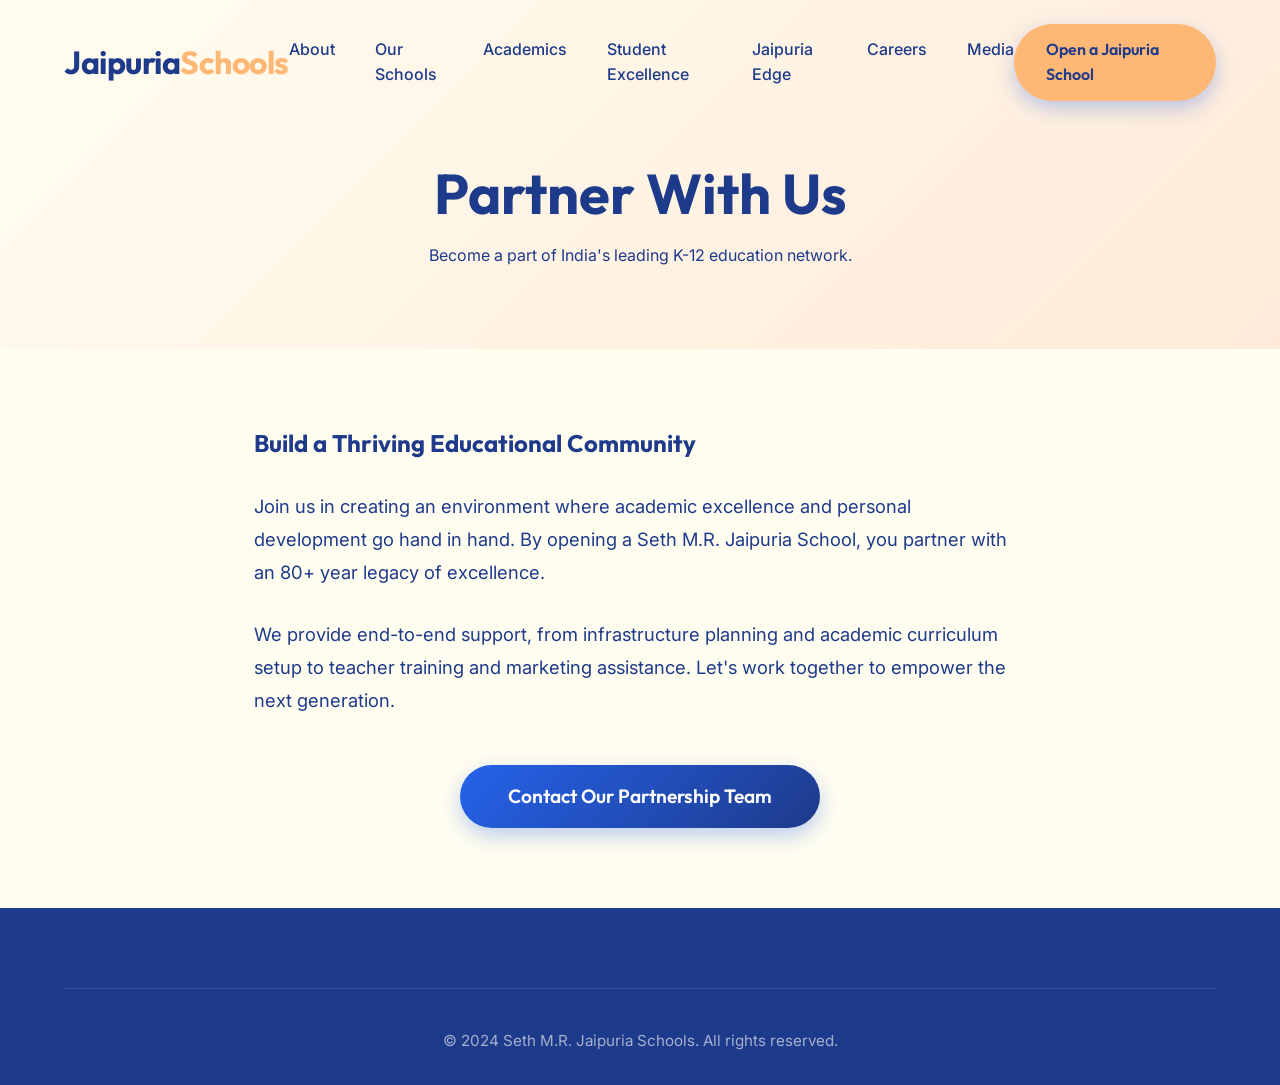
<file: open-school.html>
<!DOCTYPE html>
<html lang="en">
<head>
    <meta charset="UTF-8">
    <meta name="viewport" content="width=device-width, initial-scale=1.0">
    <title>Open a Jaipuria School - Jaipuria Schools</title>
    <link rel="stylesheet" href="css/style.css">
    <script src="js/script.js" defer></script>
</head>
<body>
    <header id="header">
        <div class="logo"><a href="index.html"><h1>Jaipuria<span>Schools</span></h1></a></div>
        <nav>
            <ul>
                <li><a href="about.html">About</a></li>
                <li><a href="schools.html">Our Schools</a></li>
                <li><a href="academics.html">Academics</a></li>
                <li><a href="student-excellence.html">Student Excellence</a></li>
                <li><a href="jaipuria-edge.html">Jaipuria Edge</a></li>
                <li><a href="careers.html">Careers</a></li>
                <li><a href="media.html">Media</a></li>
            </ul>
        </nav>
        <div class="header-action"><a href="open-school.html" class="btn btn-primary" style="background: var(--color-orange-accent); color: var(--color-blue-dark);">Open a Jaipuria School</a></div>
    </header>

    <div class="page-hero">
        <h1>Partner With Us</h1>
        <p>Become a part of India's leading K-12 education network.</p>
    </div>

    <section class="content-section">
        <h2 style="margin-bottom: 2rem;">Build a Thriving Educational Community</h2>
        <p>Join us in creating an environment where academic excellence and personal development go hand in hand. By opening a Seth M.R. Jaipuria School, you partner with an 80+ year legacy of excellence.</p>
        <p>We provide end-to-end support, from infrastructure planning and academic curriculum setup to teacher training and marketing assistance. Let's work together to empower the next generation.</p>
        
        <div style="margin-top: 3rem; text-align: center;">
            <a href="#" class="btn btn-primary" style="padding: 1rem 3rem; font-size: 1.2rem;">Contact Our Partnership Team</a>
        </div>
    </section>

    <footer>
        <div class="footer-bottom"><p>&copy; 2024 Seth M.R. Jaipuria Schools. All rights reserved.</p></div>
    </footer>
</body>
</html>
</file>
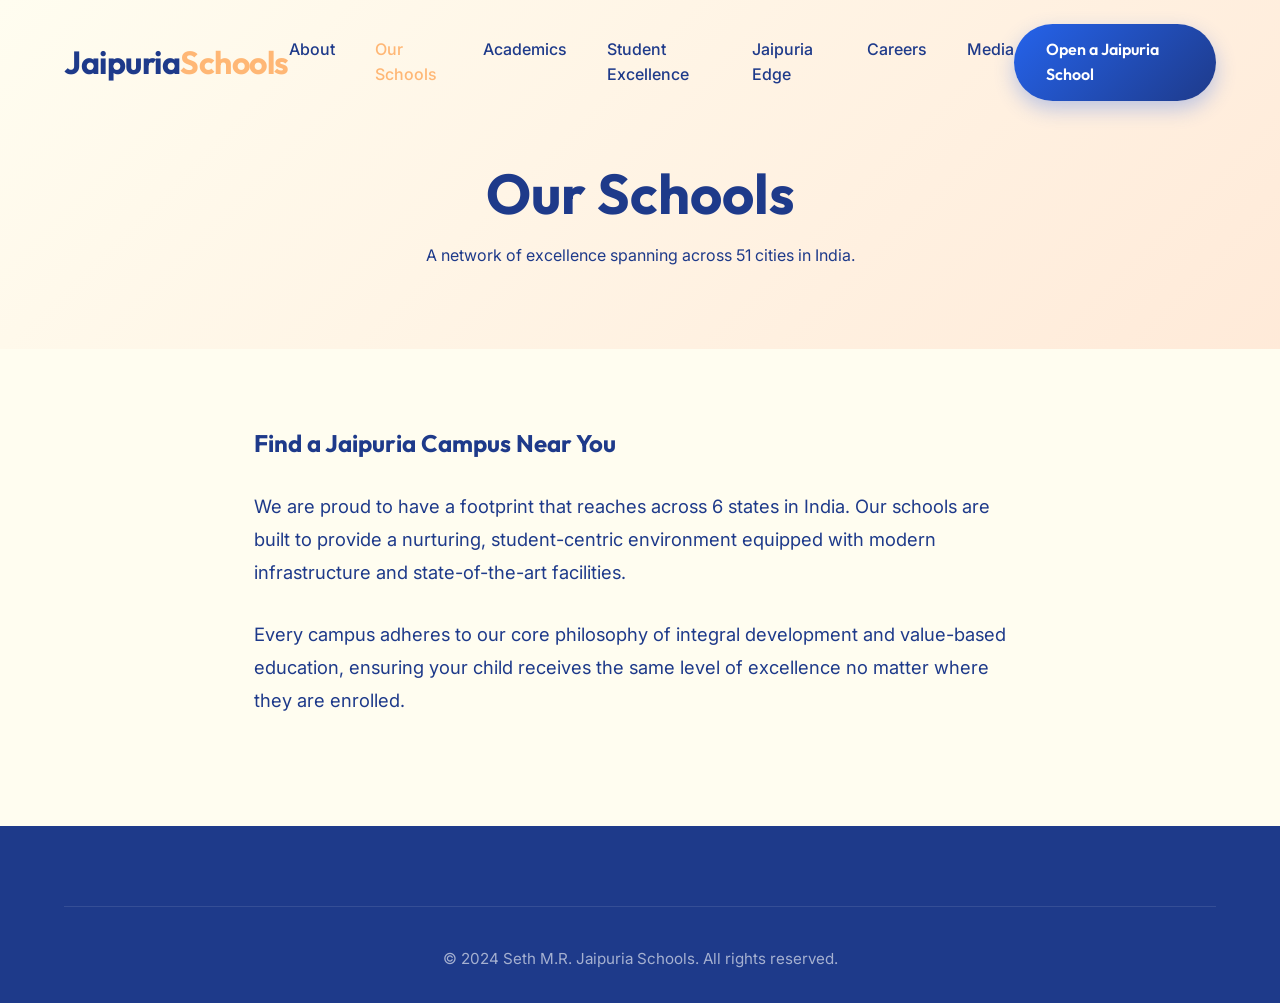
<file: schools.html>
<!DOCTYPE html>
<html lang="en">
<head>
    <meta charset="UTF-8">
    <meta name="viewport" content="width=device-width, initial-scale=1.0">
    <title>Our Schools - Jaipuria Schools</title>
    <link rel="stylesheet" href="css/style.css">
    <script src="js/script.js" defer></script>
</head>
<body>
    <header id="header">
        <div class="logo"><a href="index.html"><h1>Jaipuria<span>Schools</span></h1></a></div>
        <nav>
            <ul>
                <li><a href="about.html">About</a></li>
                <li><a href="schools.html" style="color: var(--color-orange-accent);">Our Schools</a></li>
                <li><a href="academics.html">Academics</a></li>
                <li><a href="student-excellence.html">Student Excellence</a></li>
                <li><a href="jaipuria-edge.html">Jaipuria Edge</a></li>
                <li><a href="careers.html">Careers</a></li>
                <li><a href="media.html">Media</a></li>
            </ul>
        </nav>
        <div class="header-action"><a href="open-school.html" class="btn btn-primary">Open a Jaipuria School</a></div>
    </header>

    <div class="page-hero">
        <h1>Our Schools</h1>
        <p>A network of excellence spanning across 51 cities in India.</p>
    </div>

    <section class="content-section">
        <h2 style="margin-bottom: 2rem;">Find a Jaipuria Campus Near You</h2>
        <p>We are proud to have a footprint that reaches across 6 states in India. Our schools are built to provide a nurturing, student-centric environment equipped with modern infrastructure and state-of-the-art facilities.</p>
        <p>Every campus adheres to our core philosophy of integral development and value-based education, ensuring your child receives the same level of excellence no matter where they are enrolled.</p>
    </section>

    <footer>
        <div class="footer-bottom"><p>&copy; 2024 Seth M.R. Jaipuria Schools. All rights reserved.</p></div>
    </footer>
</body>
</html>
</file>
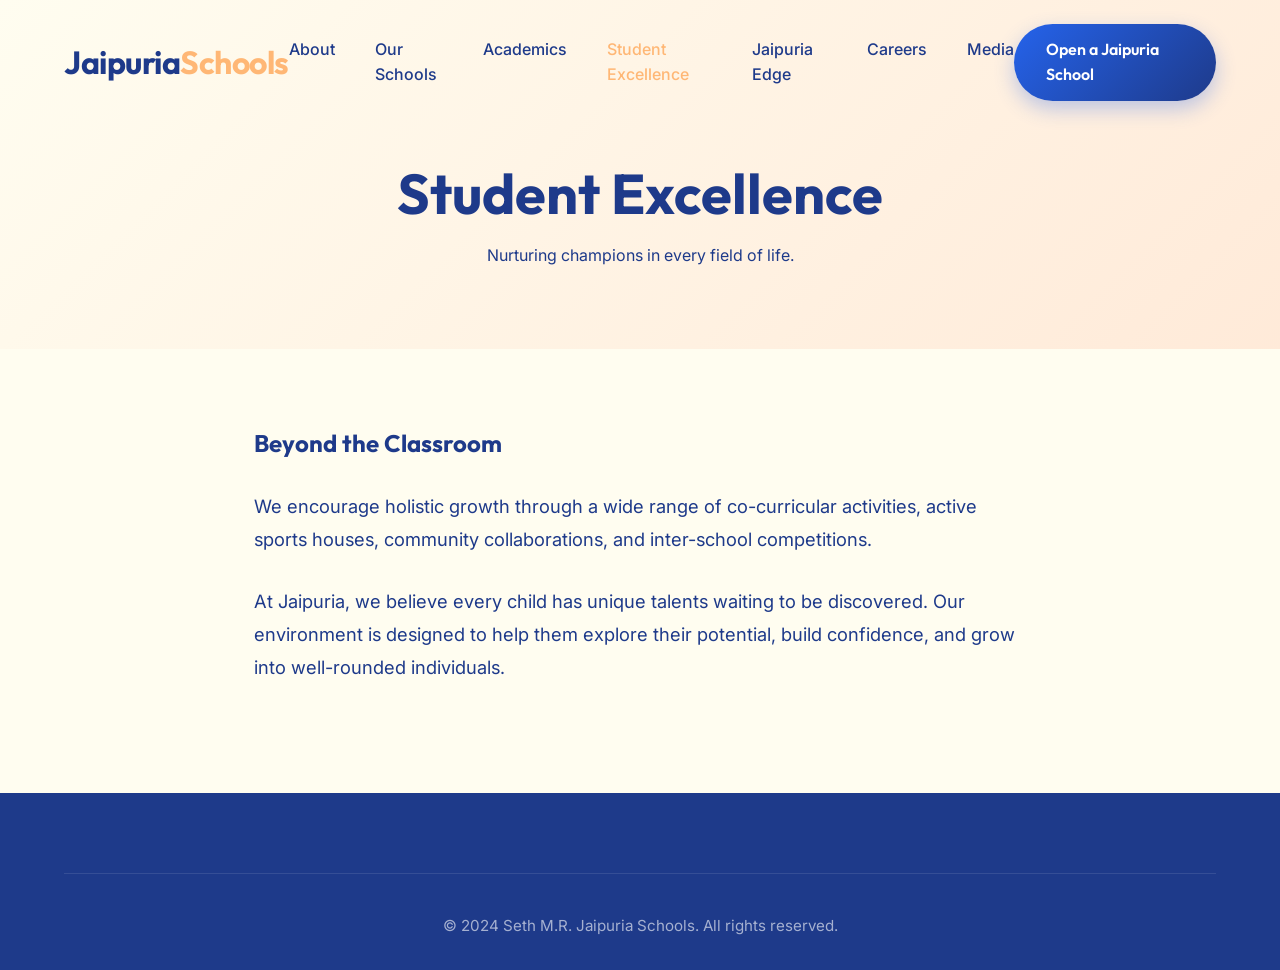
<file: student-excellence.html>
<!DOCTYPE html>
<html lang="en">
<head>
    <meta charset="UTF-8">
    <meta name="viewport" content="width=device-width, initial-scale=1.0">
    <title>Student Excellence - Jaipuria Schools</title>
    <link rel="stylesheet" href="css/style.css">
    <script src="js/script.js" defer></script>
</head>
<body>
    <header id="header">
        <div class="logo"><a href="index.html"><h1>Jaipuria<span>Schools</span></h1></a></div>
        <nav>
            <ul>
                <li><a href="about.html">About</a></li>
                <li><a href="schools.html">Our Schools</a></li>
                <li><a href="academics.html">Academics</a></li>
                <li><a href="student-excellence.html" style="color: var(--color-orange-accent);">Student Excellence</a></li>
                <li><a href="jaipuria-edge.html">Jaipuria Edge</a></li>
                <li><a href="careers.html">Careers</a></li>
                <li><a href="media.html">Media</a></li>
            </ul>
        </nav>
        <div class="header-action"><a href="open-school.html" class="btn btn-primary">Open a Jaipuria School</a></div>
    </header>

    <div class="page-hero">
        <h1>Student Excellence</h1>
        <p>Nurturing champions in every field of life.</p>
    </div>

    <section class="content-section">
        <h2 style="margin-bottom: 2rem;">Beyond the Classroom</h2>
        <p>We encourage holistic growth through a wide range of co-curricular activities, active sports houses, community collaborations, and inter-school competitions.</p>
        <p>At Jaipuria, we believe every child has unique talents waiting to be discovered. Our environment is designed to help them explore their potential, build confidence, and grow into well-rounded individuals.</p>
    </section>

    <footer>
        <div class="footer-bottom"><p>&copy; 2024 Seth M.R. Jaipuria Schools. All rights reserved.</p></div>
    </footer>
</body>
</html>
</file>
<file: css/style.css>
@import url('https://fonts.googleapis.com/css2?family=Inter:wght@300;400;500;600&family=Outfit:wght@300;400;600;700&display=swap');

:root {
  --color-light-orange: #FFE8D6;
  --color-light-yellow: #FFFDF0;
  --color-orange-accent: #FFB775;
  --color-yellow-accent: #FFE082;
  --color-blue-dark: #1E3A8A;
  --color-blue-medium: #2563EB;
  --color-blue-light: #DBEAFE;
  --color-white: #FFFFFF;
  
  --font-heading: 'Outfit', sans-serif;
  --font-body: 'Inter', sans-serif;
  
  --transition-fast: 0.3s ease;
  --transition-medium: 0.5s ease;
  
  --shadow-soft: 0 10px 30px rgba(30, 58, 138, 0.08);
  --shadow-hover: 0 20px 40px rgba(30, 58, 138, 0.15);
}

* {
  margin: 0;
  padding: 0;
  box-sizing: border-box;
}

body {
  font-family: var(--font-body);
  background: var(--color-light-yellow);
  color: var(--color-blue-dark);
  line-height: 1.6;
  min-height: 100vh;
  display: flex;
  flex-direction: column;
}

h1, h2, h3, h4, h5, h6 {
  font-family: var(--font-heading);
  color: var(--color-blue-dark);
  line-height: 1.2;
}

a {
  text-decoration: none;
  color: var(--color-blue-medium);
  transition: color var(--transition-fast);
}

a:hover {
  color: var(--color-blue-dark);
}

.glass {
  background: rgba(255, 255, 255, 0.6);
  backdrop-filter: blur(16px);
  -webkit-backdrop-filter: blur(16px);
  border: 1px solid rgba(255, 255, 255, 0.4);
}

/* Header */
header {
  position: fixed;
  top: 0;
  width: 100%;
  z-index: 1000;
  padding: 1.5rem 5%;
  display: flex;
  justify-content: space-between;
  align-items: center;
  transition: padding var(--transition-medium), background var(--transition-medium);
}

header.scrolled {
  padding: 0.8rem 5%;
  background: rgba(255, 253, 240, 0.95);
  backdrop-filter: blur(20px);
  box-shadow: var(--shadow-soft);
  border-bottom: 1px solid rgba(255, 255, 255, 0.5);
}

.logo h1 {
  font-size: 2rem;
  font-weight: 700;
  letter-spacing: -0.5px;
}

.logo span {
  color: var(--color-orange-accent);
}

nav ul {
  display: flex;
  list-style: none;
  gap: 2.5rem;
}

nav a {
  font-weight: 500;
  font-size: 1rem;
  position: relative;
  color: var(--color-blue-dark);
  padding: 0.5rem 0;
}

nav a::after {
  content: '';
  position: absolute;
  width: 0;
  height: 3px;
  bottom: 0;
  left: 0;
  background-color: var(--color-orange-accent);
  transition: width var(--transition-fast);
  border-radius: 2px;
}

nav a:hover::after {
  width: 100%;
}

.btn {
  display: inline-block;
  padding: 0.8rem 2rem;
  border-radius: 50px;
  font-weight: 600;
  font-family: var(--font-heading);
  transition: all var(--transition-fast);
  cursor: pointer;
  border: none;
}

.btn-primary {
  background: linear-gradient(135deg, var(--color-blue-medium), var(--color-blue-dark));
  color: var(--color-white);
  box-shadow: 0 8px 20px rgba(37, 99, 235, 0.3);
}

.btn-primary:hover {
  color: var(--color-white);
  transform: translateY(-3px);
  box-shadow: 0 12px 25px rgba(37, 99, 235, 0.4);
}

/* Hero Section */
.hero {
  min-height: 100vh;
  display: flex;
  align-items: center;
  padding: 0 5%;
  position: relative;
  overflow: hidden;
  background: linear-gradient(135deg, var(--color-light-yellow) 0%, var(--color-light-orange) 100%);
}

.hero-bg-shape {
  position: absolute;
  width: 800px;
  height: 800px;
  border-radius: 50%;
  background: radial-gradient(circle, var(--color-yellow-accent) 0%, rgba(255,253,240,0) 60%);
  top: -200px;
  right: -200px;
  z-index: 0;
  opacity: 0.5;
  animation: float 8s ease-in-out infinite;
}

.hero-container {
  display: flex;
  align-items: center;
  justify-content: space-between;
  width: 100%;
  gap: 4rem;
  z-index: 1;
  position: relative;
}

.hero-content {
  flex: 1;
  max-width: 600px;
}

/* Hero Slider */
.hero-slider {
  flex: 1;
  position: relative;
  width: 100%;
  max-width: 600px;
  border-radius: 20px;
  overflow: hidden;
  box-shadow: 0 20px 40px rgba(30, 58, 138, 0.15);
}

.slider-wrapper {
  display: flex;
  transition: transform var(--transition-medium);
  height: 400px;
}

.slide {
  min-width: 100%;
  position: relative;
}

.slide img {
  width: 100%;
  height: 100%;
  object-fit: cover;
}

.slide-caption {
  position: absolute;
  bottom: 0;
  left: 0;
  width: 100%;
  padding: 1.5rem 1rem;
  background: linear-gradient(transparent, rgba(0, 0, 0, 0.8));
  color: var(--color-white);
  font-family: var(--font-heading);
  font-weight: 600;
  text-align: center;
  font-size: 1.4rem;
}

.slider-nav {
  position: absolute;
  top: 50%;
  transform: translateY(-50%);
  width: 100%;
  display: flex;
  justify-content: space-between;
  padding: 0 1rem;
  pointer-events: none;
}

.slider-btn {
  background: rgba(255, 255, 255, 0.7);
  color: var(--color-blue-dark);
  border: none;
  width: 45px;
  height: 45px;
  border-radius: 50%;
  cursor: pointer;
  pointer-events: auto;
  font-size: 1.2rem;
  display: flex;
  align-items: center;
  justify-content: center;
  transition: all var(--transition-fast);
  backdrop-filter: blur(5px);
}

.slider-btn:hover {
  background: var(--color-white);
  transform: scale(1.1);
}

.slider-dots {
  position: absolute;
  bottom: 1.5rem;
  width: 100%;
  display: flex;
  justify-content: center;
  gap: 0.8rem;
  z-index: 2;
}

.dot {
  width: 10px;
  height: 10px;
  border-radius: 50%;
  background: rgba(255, 255, 255, 0.4);
  cursor: pointer;
  transition: all var(--transition-fast);
}

.dot.active {
  background: var(--color-white);
  transform: scale(1.3);
}

.badge {
  display: inline-block;
  padding: 0.6rem 1.2rem;
  background: rgba(255, 255, 255, 0.8);
  color: var(--color-orange-accent);
  border-radius: 50px;
  font-size: 0.85rem;
  font-weight: 700;
  margin-bottom: 2rem;
  letter-spacing: 1.5px;
  text-transform: uppercase;
  box-shadow: 0 4px 10px rgba(0,0,0,0.05);
}

.hero h2 {
  font-size: 4.5rem;
  margin-bottom: 1.5rem;
  line-height: 1.1;
  font-weight: 700;
}

.hero h2 span {
  display: block;
  background: linear-gradient(to right, var(--color-blue-dark), var(--color-blue-medium));
  -webkit-background-clip: text;
  -webkit-text-fill-color: transparent;
}

.hero p {
  font-size: 1.3rem;
  margin-bottom: 2.5rem;
  opacity: 0.9;
  max-width: 600px;
}

/* Curve Shape Divider */
.shape-divider {
  position: absolute;
  bottom: 0;
  left: 0;
  width: 100%;
  overflow: hidden;
  line-height: 0;
  z-index: 1;
}

.shape-divider svg {
  position: relative;
  display: block;
  width: calc(100% + 1.3px);
  height: 120px;
}

.shape-divider .shape-fill {
  fill: var(--color-white);
}

/* Sections */
.section {
  padding: 8rem 5%;
  background: var(--color-white);
  position: relative;
}

.section.alternate {
  background: var(--color-light-yellow);
}

.section-header {
  text-align: center;
  margin-bottom: 5rem;
  max-width: 700px;
  margin-left: auto;
  margin-right: auto;
}

.section-title {
  font-size: 3rem;
  margin-bottom: 1.5rem;
}

.section-title span {
  color: var(--color-orange-accent);
}

/* Features grid */
.grid-3 {
  display: grid;
  grid-template-columns: repeat(auto-fit, minmax(320px, 1fr));
  gap: 3rem;
}

/* Icon Boxes matching inspiration */
.card {
  padding: 3rem 2.5rem;
  border-radius: 24px;
  background: var(--color-white);
  box-shadow: var(--shadow-soft);
  transition: all var(--transition-medium);
  position: relative;
  overflow: hidden;
  text-align: center;
  border: 1px solid rgba(30, 58, 138, 0.05);
}

.card::before {
  content: '';
  position: absolute;
  top: 0;
  left: 0;
  width: 100%;
  height: 100%;
  background: linear-gradient(135deg, var(--color-light-orange), var(--color-light-yellow));
  opacity: 0;
  transition: opacity var(--transition-medium);
  z-index: 0;
}

.card:hover {
  transform: translateY(-15px);
  box-shadow: var(--shadow-hover);
}

.card:hover::before {
  opacity: 1;
}

.card-content {
  position: relative;
  z-index: 1;
}

.card-icon {
  width: 80px;
  height: 80px;
  background: var(--color-light-orange);
  border-radius: 50px 0 50px 50px;
  display: flex;
  align-items: center;
  justify-content: center;
  margin: 0 auto 2rem;
  color: var(--color-blue-dark);
  font-size: 2rem;
  transition: transform var(--transition-medium);
  box-shadow: 0 10px 20px rgba(255, 183, 117, 0.2);
}

.card:hover .card-icon {
  transform: scale(1.1) rotate(-5deg);
  background: var(--color-white);
}

.card h3 {
  font-size: 1.6rem;
  margin-bottom: 1.2rem;
}

/* Stats */
.stats {
  background: linear-gradient(135deg, var(--color-blue-dark), var(--color-blue-medium));
  color: var(--color-white);
  padding: 6rem 5%;
  border-radius: 40px;
  margin: 4rem 5%;
  display: grid;
  grid-template-columns: repeat(auto-fit, minmax(160px, 1fr));
  gap: 3rem;
  text-align: center;
  box-shadow: 0 20px 40px rgba(30, 58, 138, 0.2);
}

.stats h3 {
  color: var(--color-white);
}

.stat-item h3 {
  font-size: 3.5rem;
  margin-bottom: 0.5rem;
  font-weight: 700;
}

.stat-item p {
  font-size: 1.1rem;
  opacity: 0.9;
  font-weight: 500;
  text-transform: uppercase;
  letter-spacing: 1px;
}

/* Pillars (5 items in a row) */
.pillars {
  display: grid;
  grid-template-columns: repeat(5, 1fr);
  gap: 2rem;
}

.pillar-item {
  text-align: center;
  padding: 2.5rem 1.5rem;
  border-radius: 20px;
  background: var(--color-white);
  transition: transform var(--transition-medium), box-shadow var(--transition-medium);
  border: 1px solid rgba(30, 58, 138, 0.05);
}

.pillar-item:hover {
  transform: translateY(-10px);
  box-shadow: var(--shadow-hover);
  background: var(--color-light-yellow);
}

.pillar-icon {
  width: 70px;
  height: 70px;
  margin: 0 auto 1.5rem;
  background: var(--color-light-orange);
  border-radius: 50%;
  display: flex;
  align-items: center;
  justify-content: center;
  font-size: 1.8rem;
}

.pillar-item h4 {
  font-size: 1.2rem;
  margin-bottom: 1rem;
}

/* Testimonials matching the CSS from user provided HTML */
.testimonials {
  display: grid;
  grid-template-columns: repeat(auto-fit, minmax(300px, 1fr));
  gap: 2.5rem;
}

.testimonial-card {
  padding: 3rem 2.5rem;
  border-radius: 50px 0 50px 50px;
  background: var(--color-light-yellow);
  box-shadow: var(--shadow-soft);
  transition: all var(--transition-medium);
  position: relative;
  overflow: hidden;
}

.testimonial-card:hover {
  transform: translateY(-10px);
  background: var(--color-orange-accent);
  color: var(--color-white);
}

.testimonial-card:hover h4,
.testimonial-card:hover p,
.testimonial-card:hover span {
  color: var(--color-white) !important;
}

.testimonial-card::after {
  content: '\275E';
  font-size: 100px;
  line-height: 1;
  color: rgba(30, 58, 138, 0.05);
  position: absolute;
  bottom: 0px;
  right: 20px;
  pointer-events: none;
  font-family: Georgia, serif;
  transition: color var(--transition-medium);
}

.testimonial-card:hover::after {
  color: rgba(255, 255, 255, 0.2);
}

.testimonial-text {
  font-size: 1.1rem;
  font-style: italic;
  margin-bottom: 2rem;
  position: relative;
  z-index: 1;
}

.testimonial-author {
  position: relative;
  z-index: 1;
}

.testimonial-author h4 {
  font-size: 1.2rem;
  margin-bottom: 0.2rem;
}

.testimonial-author span {
  font-size: 0.9rem;
  opacity: 0.8;
  font-weight: 600;
  color: var(--color-blue-medium);
}

/* Footer */
footer {
  background: var(--color-blue-dark);
  color: var(--color-white);
  padding: 5rem 5% 2rem;
  margin-top: auto;
}

.footer-grid {
  display: grid;
  grid-template-columns: repeat(auto-fit, minmax(200px, 1fr));
  gap: 4rem;
  margin-bottom: 4rem;
}

.footer-col h3, .footer-col h4 {
  color: var(--color-white);
  margin-bottom: 1.5rem;
}

.footer-col ul {
  list-style: none;
}

.footer-col li {
  margin-bottom: 1rem;
}

.footer-col a {
  color: rgba(255,255,255,0.7);
}

.footer-col a:hover {
  color: var(--color-orange-accent);
}

.footer-bottom {
  text-align: center;
  padding-top: 2.5rem;
  border-top: 1px solid rgba(255,255,255,0.1);
  font-size: 0.95rem;
  color: rgba(255,255,255,0.6);
}

/* Animations */
@keyframes float {
  0% { transform: translateY(0px) rotate(0deg) scale(1); }
  50% { transform: translateY(-30px) rotate(5deg) scale(1.05); }
  100% { transform: translateY(0px) rotate(0deg) scale(1); }
}

@media (max-width: 1024px) {
  .pillars {
    grid-template-columns: repeat(auto-fit, minmax(200px, 1fr));
  }
}

@media (max-width: 768px) {
  nav ul {
    display: none;
  }
  
  .hero h2 {
    font-size: 3rem;
  }

  .hero-container {
    flex-direction: column;
    text-align: center;
    gap: 3rem;
    margin-top: 6rem;
  }

  .hero-slider {
    width: 100%;
    height: 300px;
  }

  .slider-wrapper {
    height: 300px;
  }
  
  .stats {
    grid-template-columns: 1fr 1fr;
    border-radius: 20px;
    padding: 3rem 2%;
  }
}

/* Internal Page Styles */
.page-hero {
  padding-top: 10rem;
  padding-bottom: 5rem;
  text-align: center;
  background: linear-gradient(135deg, rgba(255,253,240,0.9) 0%, rgba(255,232,214,0.9) 100%);
  position: relative;
}

.page-hero h1 {
  font-size: 3.5rem;
  margin-bottom: 1rem;
}

.content-section {
  padding: 5rem 5%;
  max-width: 900px;
  margin: 0 auto;
}

.content-section p {
  margin-bottom: 1.8rem;
  font-size: 1.15rem;
  line-height: 1.8;
}
</file>
